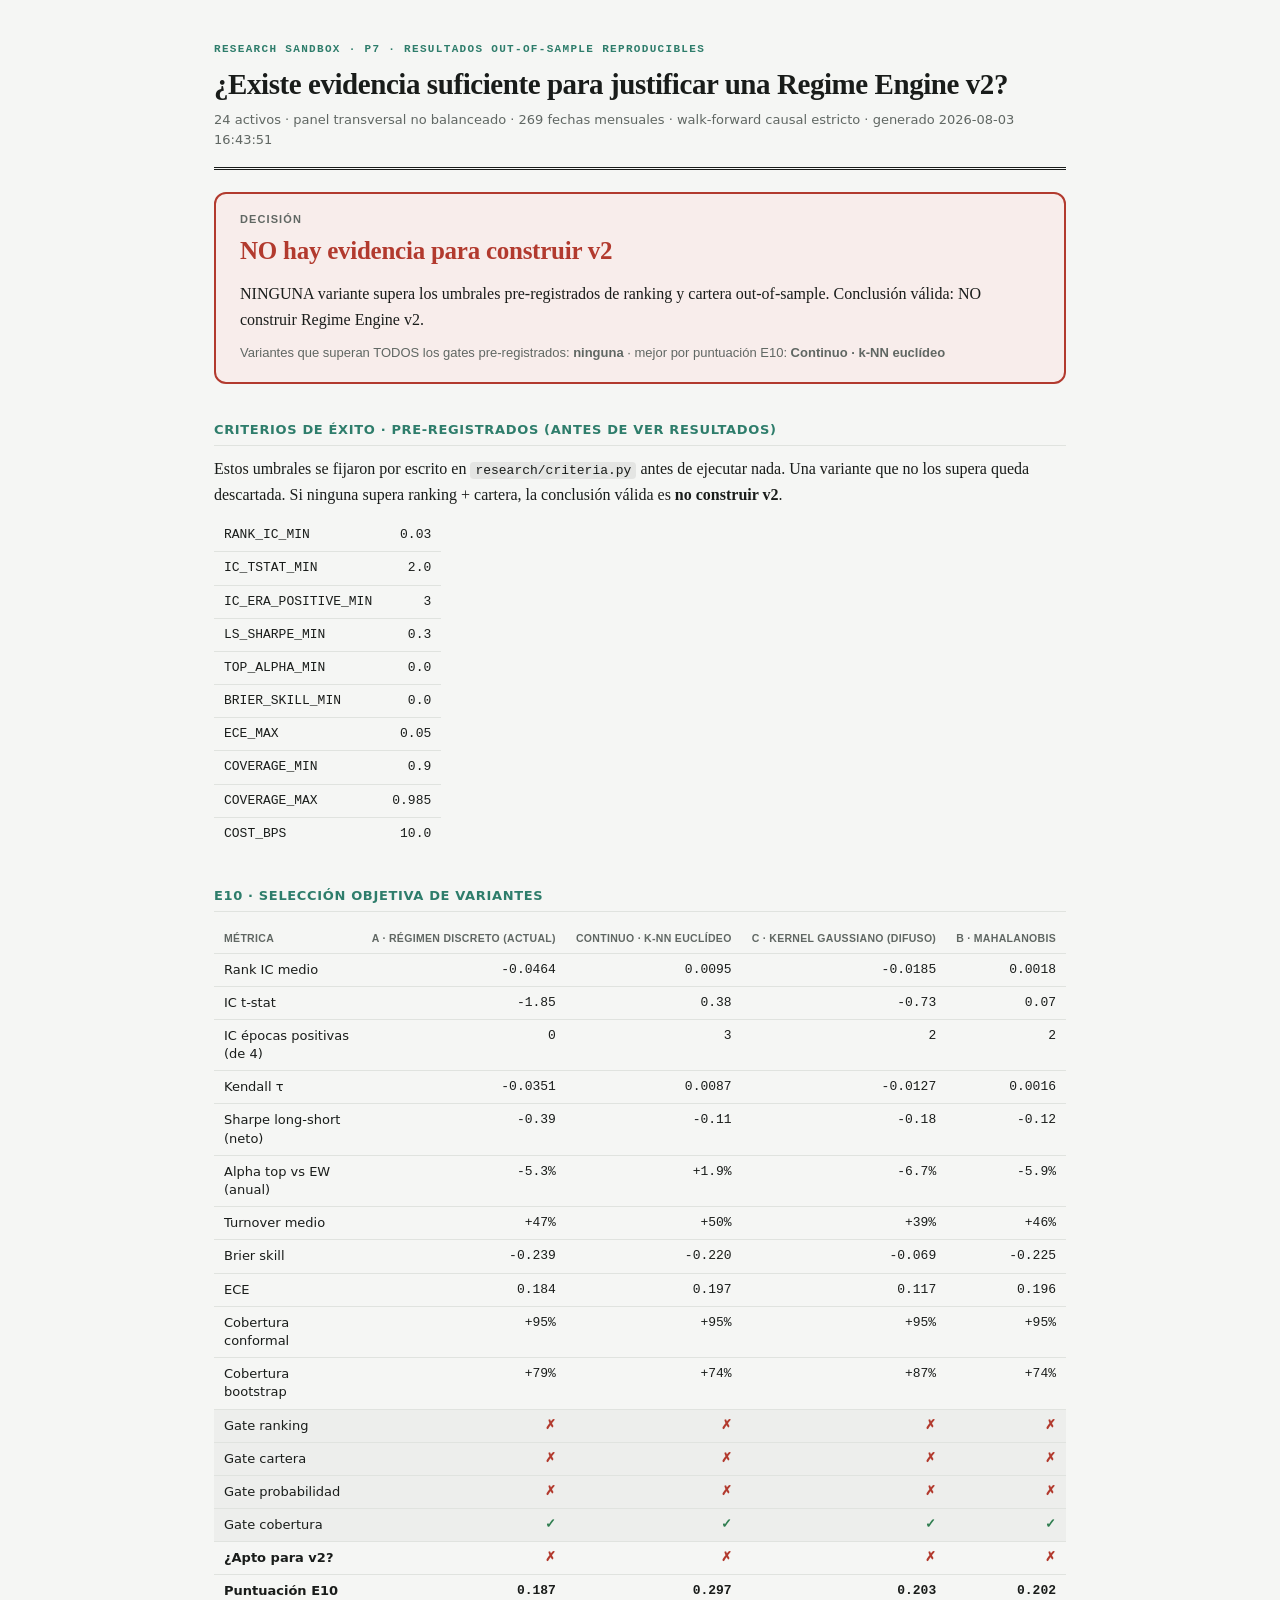
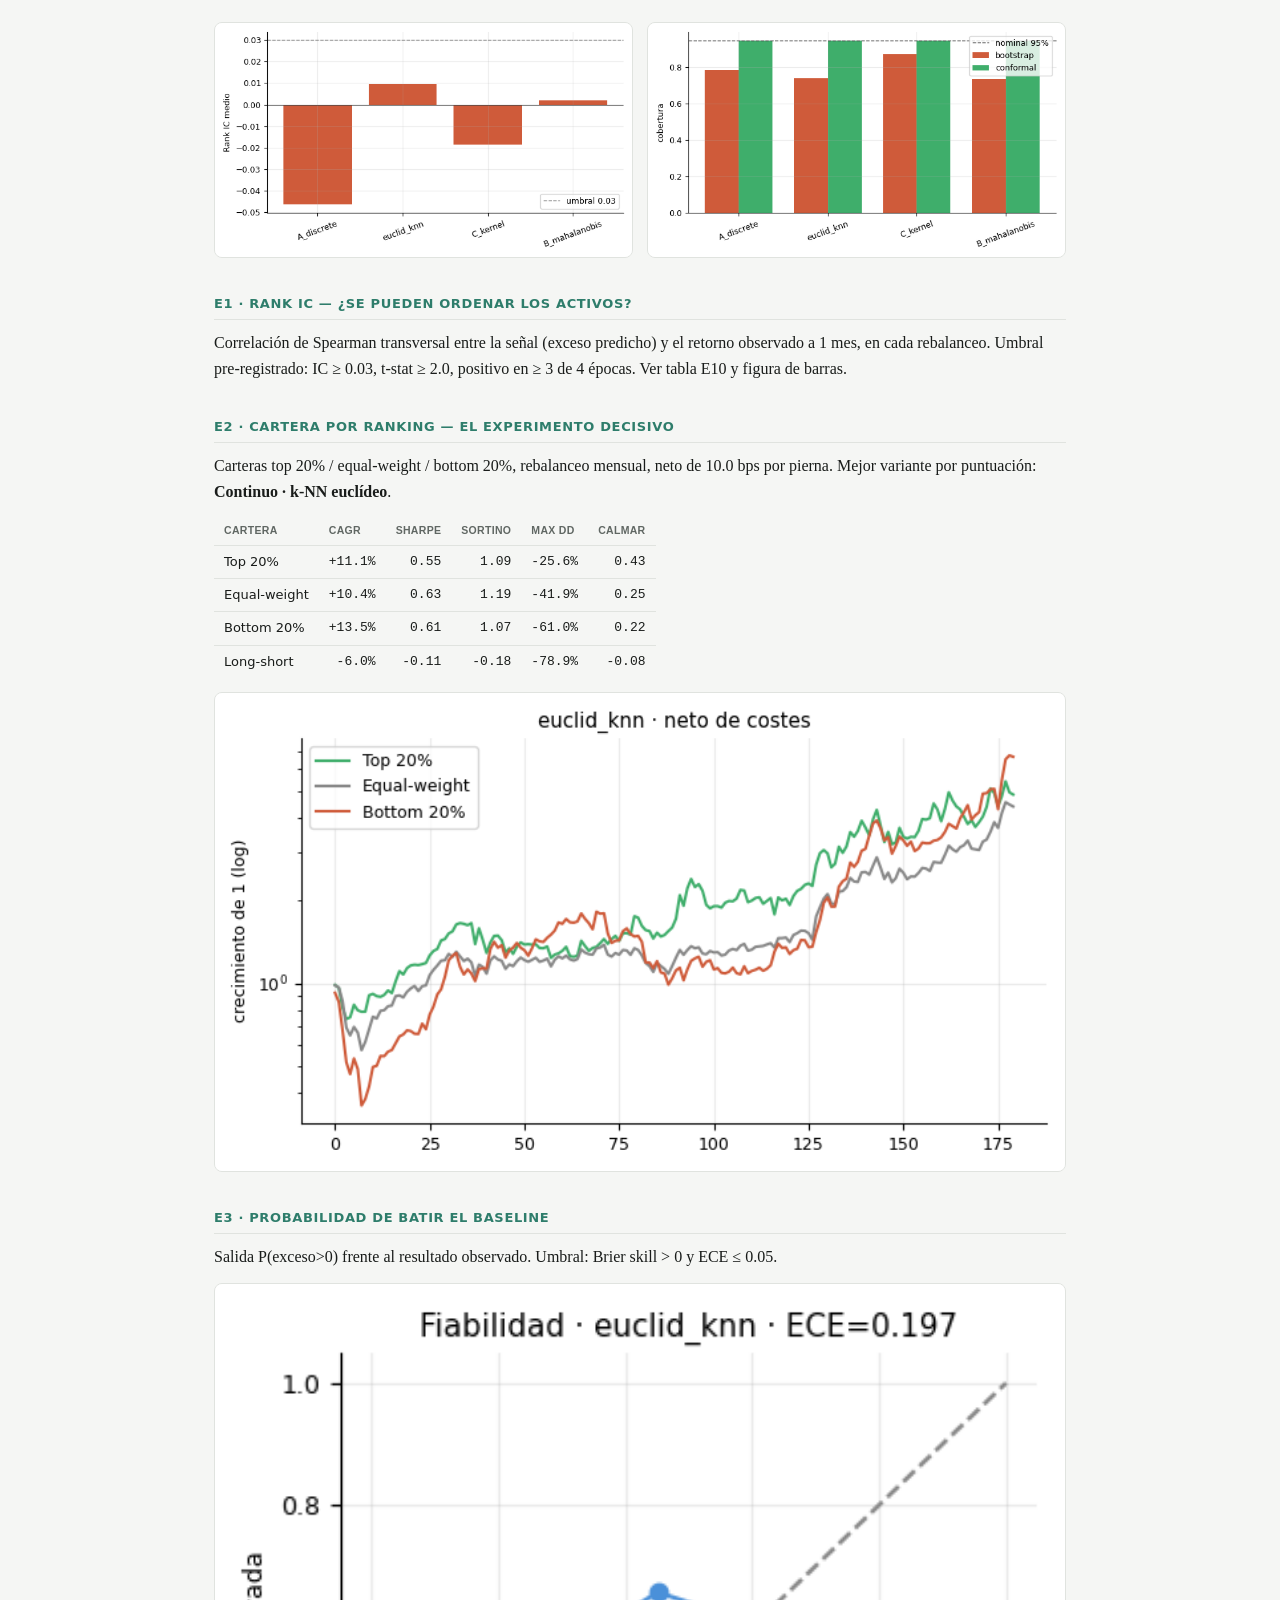
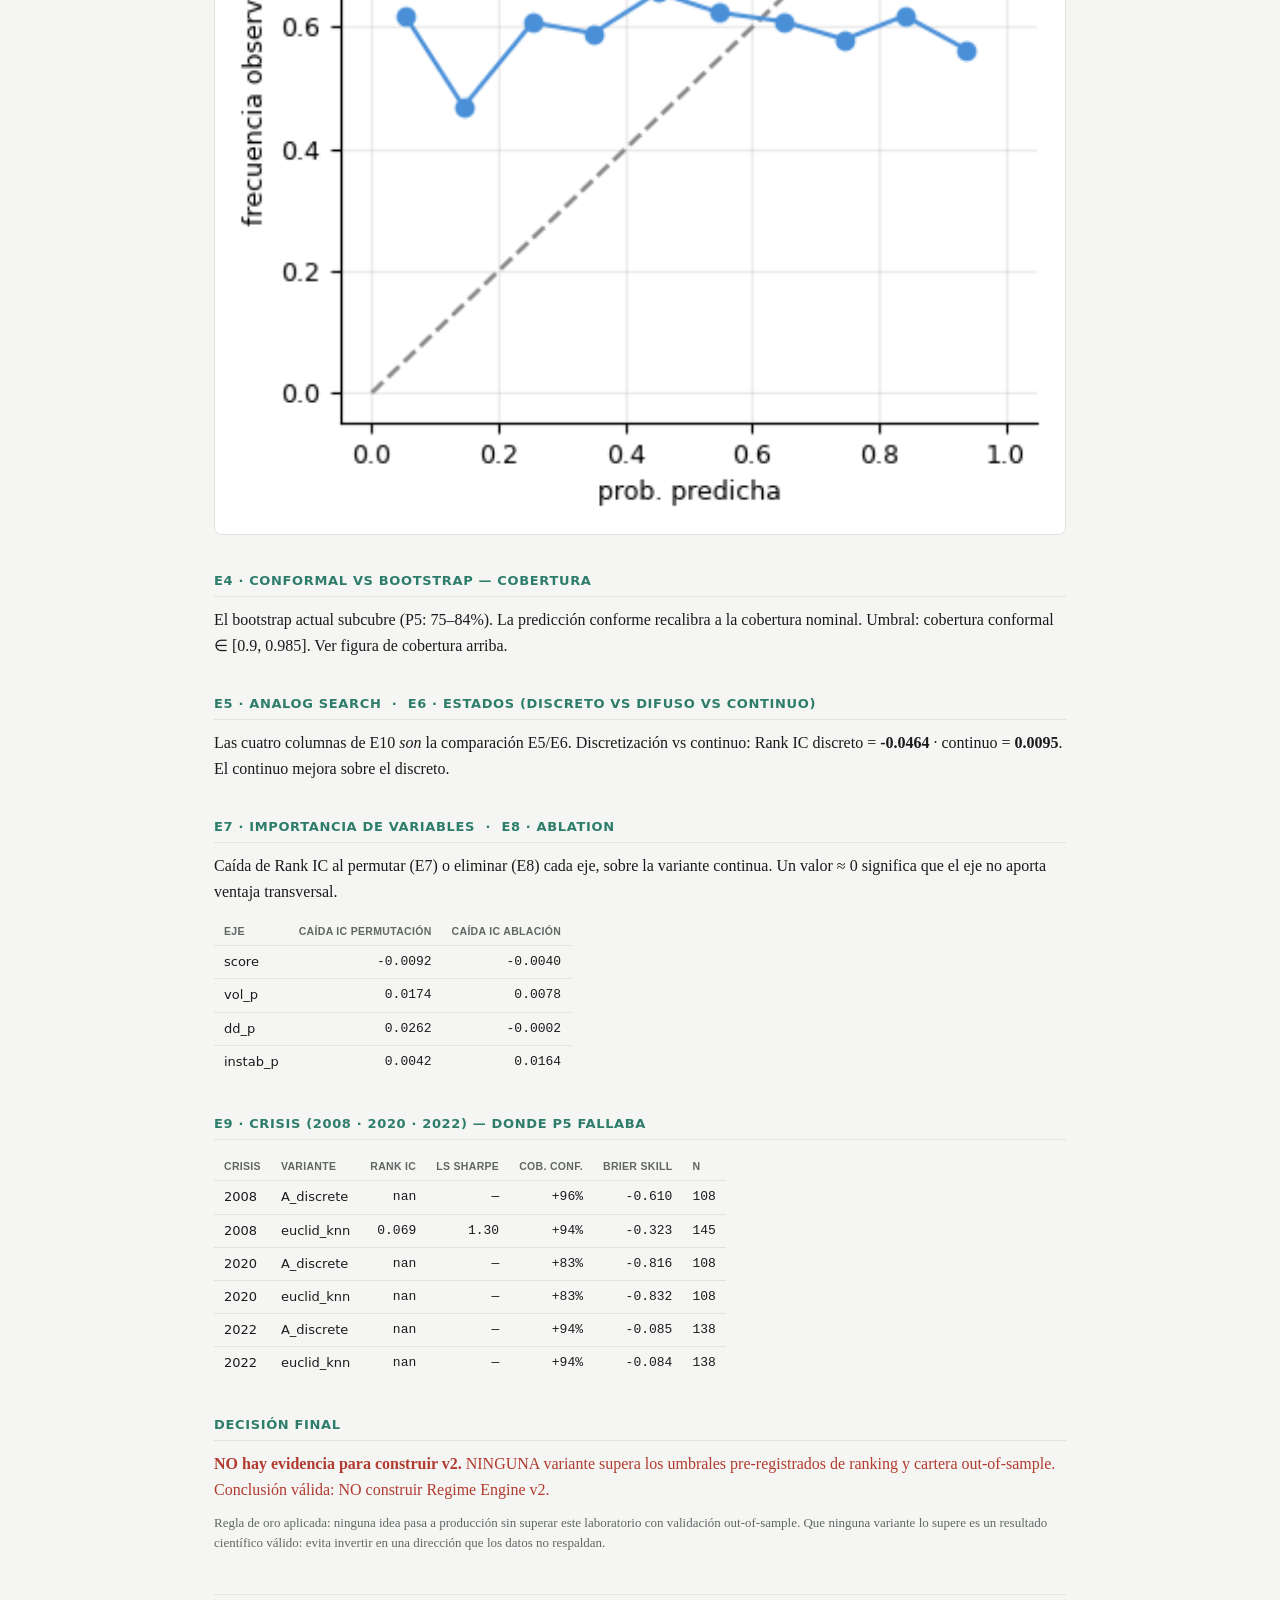
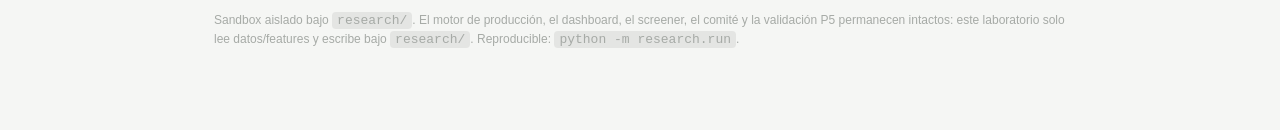
<file: research/report.html>
<!doctype html><html lang="es"><head><meta charset="utf-8">
<meta name="viewport" content="width=device-width, initial-scale=1">
<title>Regime v2 — decisión experimental</title><style>
:root{--bg:#f5f6f4;--pn:#fffffe;--tx:#191c1a;--mut:#606763;--fa:#a6aaa6;--bd:#e0e3df;--ac:#2e7d6b;--yes:#2e7d4f;--no:#b23a2e;}
@media(prefers-color-scheme:dark){:root{--bg:#101311;--pn:#171a18;--tx:#e8ebe7;--mut:#969c97;--fa:#5a605b;--bd:#282d29;--ac:#54b39c;--yes:#5bb37e;--no:#d1704f;}}
:root[data-theme="dark"]{--bg:#101311;--pn:#171a18;--tx:#e8ebe7;--mut:#969c97;--fa:#5a605b;--bd:#282d29;--ac:#54b39c;--yes:#5bb37e;--no:#d1704f;}
:root[data-theme="light"]{--bg:#f5f6f4;--pn:#fffffe;--tx:#191c1a;--mut:#606763;--fa:#a6aaa6;--bd:#e0e3df;--ac:#2e7d6b;--yes:#2e7d4f;--no:#b23a2e;}
*{box-sizing:border-box}body{margin:0;background:var(--bg);color:var(--tx);font:16px/1.6 Georgia,serif;}
article{max-width:900px;margin:0 auto;padding:44px 24px 80px;}
.eyebrow{font:600 11px/1 ui-monospace,monospace;letter-spacing:.12em;text-transform:uppercase;color:var(--ac);}
h1{font-size:29px;line-height:1.22;margin:12px 0 8px;letter-spacing:-.015em;text-wrap:balance;}
.byline{font:13px/1.5 ui-sans-serif,system-ui,sans-serif;color:var(--mut);}
.hd{border-bottom:3px double var(--tx);padding-bottom:18px;}
h2{font:600 13px/1.3 ui-sans-serif,system-ui,sans-serif;letter-spacing:.05em;text-transform:uppercase;color:var(--ac);margin:38px 0 8px;padding-bottom:6px;border-bottom:1px solid var(--bd);}
p{margin:10px 0;}code{font:13px ui-monospace,monospace;background:color-mix(in srgb,var(--tx) 8%,transparent);padding:1px 5px;border-radius:4px;}
.verdict{border-radius:12px;padding:20px 24px;margin:22px 0;border:2px solid;}
.verdict.yes{border-color:var(--yes);background:color-mix(in srgb,var(--yes) 10%,var(--pn));}
.verdict.no{border-color:var(--no);background:color-mix(in srgb,var(--no) 9%,var(--pn));}
.vk{font:600 11px/1 ui-sans-serif,sans-serif;letter-spacing:.1em;text-transform:uppercase;color:var(--mut);}
.vt{font-size:25px;font-weight:700;margin:6px 0 8px;letter-spacing:-.01em;}
.verdict.yes .vt{color:var(--yes);}.verdict.no .vt{color:var(--no);}
.vmeta{font:13px/1.5 ui-sans-serif,sans-serif;color:var(--mut);margin-top:8px;}
table{width:100%;border-collapse:collapse;margin:12px 0;font:13px/1.4 ui-sans-serif,system-ui,sans-serif;display:block;overflow-x:auto;}
table.data th,table.mini th{font:600 10.5px/1.2 ui-sans-serif,sans-serif;text-transform:uppercase;letter-spacing:.03em;color:var(--mut);text-align:left;padding:8px 10px;border-bottom:1.5px solid var(--bd);white-space:nowrap;vertical-align:bottom;}
td{padding:7px 10px;border-bottom:1px solid var(--bd);vertical-align:top;}
td.n,th.n{text-align:right;font-family:ui-monospace,monospace;font-variant-numeric:tabular-nums;}
tr:last-child td{border-bottom:none;}
.mini{max-width:420px;}.mini td{font-family:ui-monospace,monospace;}
.gaterow td{background:color-mix(in srgb,var(--tx) 3%,transparent);}
.scorerow td{border-top:1.5px solid var(--bd);}
.pass{color:var(--yes);font-weight:700;}.fail{color:var(--no);font-weight:700;}
.fig{display:flex;flex-wrap:wrap;gap:14px;margin:14px 0;}
.fig img{max-width:100%;flex:1;min-width:280px;border:1px solid var(--bd);border-radius:8px;background:var(--pn);}
.mut{color:var(--mut);}.small{font-size:13px;}
.okc{color:var(--yes);}.noc{color:var(--no);}
.pf{margin-top:40px;padding-top:16px;border-top:1px solid var(--bd);font:12px/1.6 ui-sans-serif,sans-serif;color:var(--fa);}
</style></head><body><article>
<header class="hd">
  <div class="eyebrow">RESEARCH SANDBOX · P7 · resultados out-of-sample reproducibles</div>
  <h1>¿Existe evidencia suficiente para justificar una Regime Engine v2?</h1>
  <div class="byline">24 activos · panel transversal no balanceado · 269 fechas mensuales ·
    walk-forward causal estricto · generado 2026-08-03 16:43:51</div>
</header>

<section class="verdict no">
  <div class="vk">Decisión</div>
  <div class="vt">NO hay evidencia para construir v2</div>
  <p>NINGUNA variante supera los umbrales pre-registrados de ranking y cartera out-of-sample. Conclusión válida: NO construir Regime Engine v2.</p>
  <div class="vmeta">Variantes que superan TODOS los gates pre-registrados:
    <b>ninguna</b> ·
    mejor por puntuación E10: <b>Continuo · k-NN euclídeo</b></div>
</section>

<section><h2>Criterios de éxito · pre-registrados (antes de ver resultados)</h2>
<p>Estos umbrales se fijaron por escrito en <code>research/criteria.py</code> antes de ejecutar nada. Una
variante que no los supera queda descartada. Si ninguna supera ranking + cartera, la conclusión válida es
<b>no construir v2</b>.</p>
<table class="mini"><tbody><tr><td>RANK_IC_MIN</td><td class='n'>0.03</td></tr><tr><td>IC_TSTAT_MIN</td><td class='n'>2.0</td></tr><tr><td>IC_ERA_POSITIVE_MIN</td><td class='n'>3</td></tr><tr><td>LS_SHARPE_MIN</td><td class='n'>0.3</td></tr><tr><td>TOP_ALPHA_MIN</td><td class='n'>0.0</td></tr><tr><td>BRIER_SKILL_MIN</td><td class='n'>0.0</td></tr><tr><td>ECE_MAX</td><td class='n'>0.05</td></tr><tr><td>COVERAGE_MIN</td><td class='n'>0.9</td></tr><tr><td>COVERAGE_MAX</td><td class='n'>0.985</td></tr><tr><td>COST_BPS</td><td class='n'>10.0</td></tr></tbody></table></section>

<section><h2>E10 · Selección objetiva de variantes</h2>
<table class="data"><thead><tr><th>Métrica</th><th>A · régimen discreto (actual)</th><th>Continuo · k-NN euclídeo</th><th>C · kernel gaussiano (difuso)</th><th>B · Mahalanobis</th></tr></thead><tbody><tr><td>Rank IC medio</td><td class='n'>-0.0464</td><td class='n'>0.0095</td><td class='n'>-0.0185</td><td class='n'>0.0018</td></tr><tr><td>IC t-stat</td><td class='n'>-1.85</td><td class='n'>0.38</td><td class='n'>-0.73</td><td class='n'>0.07</td></tr><tr><td>IC épocas positivas (de 4)</td><td class='n'>0</td><td class='n'>3</td><td class='n'>2</td><td class='n'>2</td></tr><tr><td>Kendall τ</td><td class='n'>-0.0351</td><td class='n'>0.0087</td><td class='n'>-0.0127</td><td class='n'>0.0016</td></tr><tr><td>Sharpe long-short (neto)</td><td class='n'>-0.39</td><td class='n'>-0.11</td><td class='n'>-0.18</td><td class='n'>-0.12</td></tr><tr><td>Alpha top vs EW (anual)</td><td class='n'>-5.3%</td><td class='n'>+1.9%</td><td class='n'>-6.7%</td><td class='n'>-5.9%</td></tr><tr><td>Turnover medio</td><td class='n'>+47%</td><td class='n'>+50%</td><td class='n'>+39%</td><td class='n'>+46%</td></tr><tr><td>Brier skill</td><td class='n'>-0.239</td><td class='n'>-0.220</td><td class='n'>-0.069</td><td class='n'>-0.225</td></tr><tr><td>ECE</td><td class='n'>0.184</td><td class='n'>0.197</td><td class='n'>0.117</td><td class='n'>0.196</td></tr><tr><td>Cobertura conformal</td><td class='n'>+95%</td><td class='n'>+95%</td><td class='n'>+95%</td><td class='n'>+95%</td></tr><tr><td>Cobertura bootstrap</td><td class='n'>+79%</td><td class='n'>+74%</td><td class='n'>+87%</td><td class='n'>+74%</td></tr><tr class='gaterow'><td>Gate ranking</td><td class='n'><span class="fail">✗</span></td><td class='n'><span class="fail">✗</span></td><td class='n'><span class="fail">✗</span></td><td class='n'><span class="fail">✗</span></td></tr><tr class='gaterow'><td>Gate cartera</td><td class='n'><span class="fail">✗</span></td><td class='n'><span class="fail">✗</span></td><td class='n'><span class="fail">✗</span></td><td class='n'><span class="fail">✗</span></td></tr><tr class='gaterow'><td>Gate probabilidad</td><td class='n'><span class="fail">✗</span></td><td class='n'><span class="fail">✗</span></td><td class='n'><span class="fail">✗</span></td><td class='n'><span class="fail">✗</span></td></tr><tr class='gaterow'><td>Gate cobertura</td><td class='n'><span class="pass">✓</span></td><td class='n'><span class="pass">✓</span></td><td class='n'><span class="pass">✓</span></td><td class='n'><span class="pass">✓</span></td></tr><tr class='scorerow'><td><b>¿Apto para v2?</b></td><td class='n'><span class="fail">✗</span></td><td class='n'><span class="fail">✗</span></td><td class='n'><span class="fail">✗</span></td><td class='n'><span class="fail">✗</span></td></tr><tr class='scorerow'><td><b>Puntuación E10</b></td><td class='n'><b>0.187</b></td><td class='n'><b>0.297</b></td><td class='n'><b>0.203</b></td><td class='n'><b>0.202</b></td></tr></tbody></table>
<div class="fig"><img alt="e1_rank_ic.png" src="[data-uri]"><img alt="e4_coverage.png" src="[data-uri]"></div></section>

<section><h2>E1 · Rank IC — ¿se pueden ordenar los activos?</h2>
<p>Correlación de Spearman transversal entre la señal (exceso predicho) y el retorno observado a 1 mes, en cada
rebalanceo. Umbral pre-registrado: IC ≥ 0.03, t-stat ≥ 2.0, positivo en ≥
3 de 4 épocas. Ver tabla E10 y figura de barras.</p></section>

<section><h2>E2 · Cartera por ranking — el experimento decisivo</h2>
<p>Carteras top 20% / equal-weight / bottom 20%, rebalanceo mensual, neto de 10.0 bps por pierna.
Mejor variante por puntuación: <b>Continuo · k-NN euclídeo</b>.</p>
<table class="data"><thead><tr><th>Cartera</th><th class="n">CAGR</th><th class="n">Sharpe</th><th class="n">Sortino</th><th class="n">Max DD</th><th class="n">Calmar</th></tr></thead><tbody><tr><td>Top 20%</td><td class='n'>+11.1%</td><td class='n'>0.55</td><td class='n'>1.09</td><td class='n'>-25.6%</td><td class='n'>0.43</td></tr><tr><td>Equal-weight</td><td class='n'>+10.4%</td><td class='n'>0.63</td><td class='n'>1.19</td><td class='n'>-41.9%</td><td class='n'>0.25</td></tr><tr><td>Bottom 20%</td><td class='n'>+13.5%</td><td class='n'>0.61</td><td class='n'>1.07</td><td class='n'>-61.0%</td><td class='n'>0.22</td></tr><tr><td>Long-short</td><td class='n'>-6.0%</td><td class='n'>-0.11</td><td class='n'>-0.18</td><td class='n'>-78.9%</td><td class='n'>-0.08</td></tr></tbody></table>
<div class="fig"><img alt="e2_equity.png" src="[data-uri]"></div></section>

<section><h2>E3 · Probabilidad de batir el baseline</h2>
<p>Salida P(exceso&gt;0) frente al resultado observado. Umbral: Brier skill &gt; 0 y ECE ≤ 0.05.</p>
<div class="fig"><img alt="e3_reliability.png" src="[data-uri]"></div></section>

<section><h2>E4 · Conformal vs bootstrap — cobertura</h2>
<p>El bootstrap actual subcubre (P5: 75–84%). La predicción conforme recalibra a la cobertura nominal. Umbral:
cobertura conformal ∈ [0.9, 0.985]. Ver figura de cobertura arriba.</p></section>

<section><h2>E5 · Analog search &nbsp;·&nbsp; E6 · Estados (discreto vs difuso vs continuo)</h2>
<p>Las cuatro columnas de E10 <em>son</em> la comparación E5/E6. Discretización vs continuo:
Rank IC discreto = <b>-0.0464</b> · continuo = <b>0.0095</b>.
El continuo mejora sobre el discreto.</p></section>

<section><h2>E7 · Importancia de variables &nbsp;·&nbsp; E8 · Ablation</h2>
<p>Caída de Rank IC al permutar (E7) o eliminar (E8) cada eje, sobre la variante continua. Un valor ≈ 0 significa
que el eje no aporta ventaja transversal.</p>
<table class="data"><thead><tr><th>Eje</th><th class="n">Caída IC permutación</th><th class="n">Caída IC ablación</th></tr></thead><tbody><tr><td>score</td><td class='n'>-0.0092</td><td class='n'>-0.0040</td></tr><tr><td>vol_p</td><td class='n'>0.0174</td><td class='n'>0.0078</td></tr><tr><td>dd_p</td><td class='n'>0.0262</td><td class='n'>-0.0002</td></tr><tr><td>instab_p</td><td class='n'>0.0042</td><td class='n'>0.0164</td></tr></tbody></table></section>

<section><h2>E9 · Crisis (2008 · 2020 · 2022) — donde P5 fallaba</h2>
<table class="data"><thead><tr><th>Crisis</th><th>Variante</th><th class="n">Rank IC</th><th class="n">LS Sharpe</th><th class="n">Cob. conf.</th><th class="n">Brier skill</th><th class="n">N</th></tr></thead><tbody><tr><td>2008</td><td>A_discrete</td><td class='n'>nan</td><td class='n'>—</td><td class='n'>+96%</td><td class='n'>-0.610</td><td class='n'>108</td></tr><tr><td>2008</td><td>euclid_knn</td><td class='n'>0.069</td><td class='n'>1.30</td><td class='n'>+94%</td><td class='n'>-0.323</td><td class='n'>145</td></tr><tr><td>2020</td><td>A_discrete</td><td class='n'>nan</td><td class='n'>—</td><td class='n'>+83%</td><td class='n'>-0.816</td><td class='n'>108</td></tr><tr><td>2020</td><td>euclid_knn</td><td class='n'>nan</td><td class='n'>—</td><td class='n'>+83%</td><td class='n'>-0.832</td><td class='n'>108</td></tr><tr><td>2022</td><td>A_discrete</td><td class='n'>nan</td><td class='n'>—</td><td class='n'>+94%</td><td class='n'>-0.085</td><td class='n'>138</td></tr><tr><td>2022</td><td>euclid_knn</td><td class='n'>nan</td><td class='n'>—</td><td class='n'>+94%</td><td class='n'>-0.084</td><td class='n'>138</td></tr></tbody></table></section>

<section><h2>Decisión final</h2>
<p class="noc"><b>NO hay evidencia para construir v2.</b> NINGUNA variante supera los umbrales pre-registrados de ranking y cartera out-of-sample. Conclusión válida: NO construir Regime Engine v2.</p>
<p class="mut small">Regla de oro aplicada: ninguna idea pasa a producción sin superar este laboratorio con
validación out-of-sample. Que ninguna variante lo supere es un resultado científico válido: evita invertir en una dirección que los datos no respaldan.</p></section>

<footer class="pf">Sandbox aislado bajo <code>research/</code>. El motor de producción, el dashboard, el screener,
el comité y la validación P5 permanecen intactos: este laboratorio solo lee datos/features y escribe bajo
<code>research/</code>. Reproducible: <code>python -m research.run</code>.</footer>
</article></body></html>
</file>
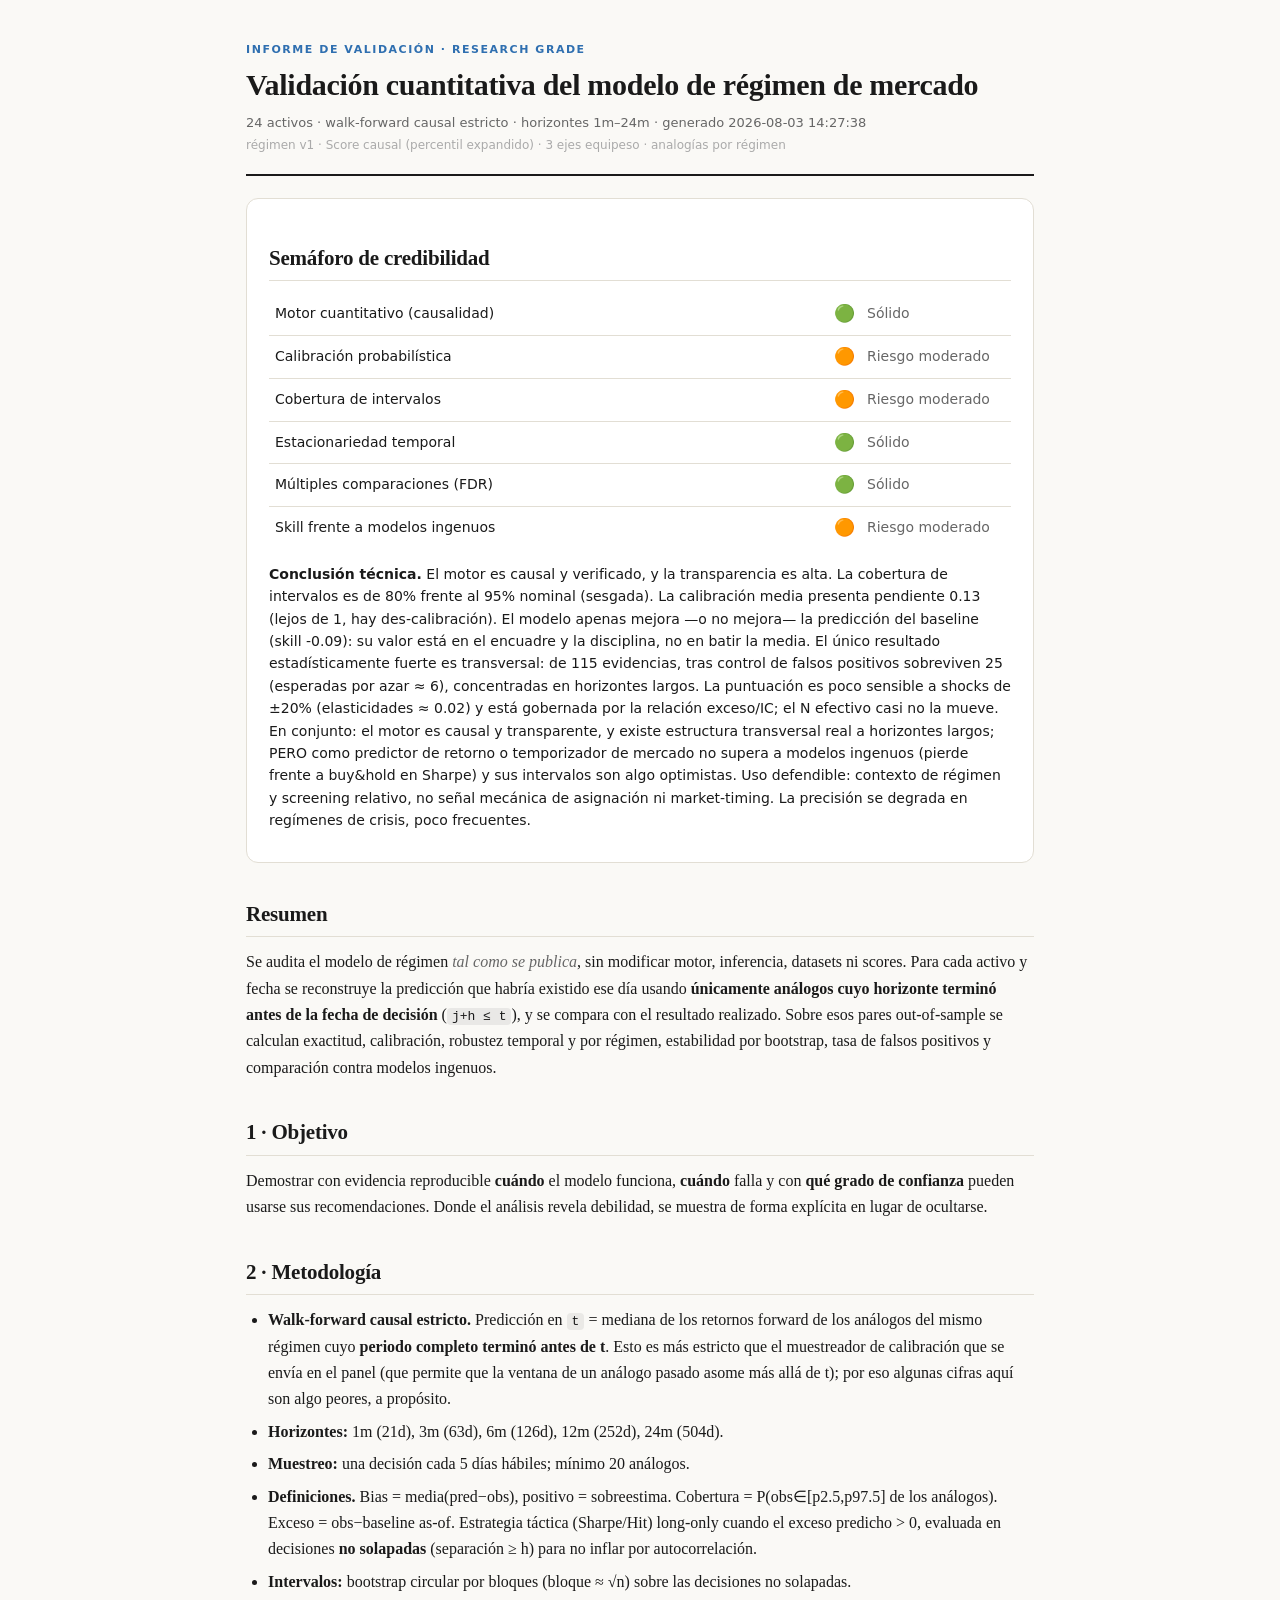
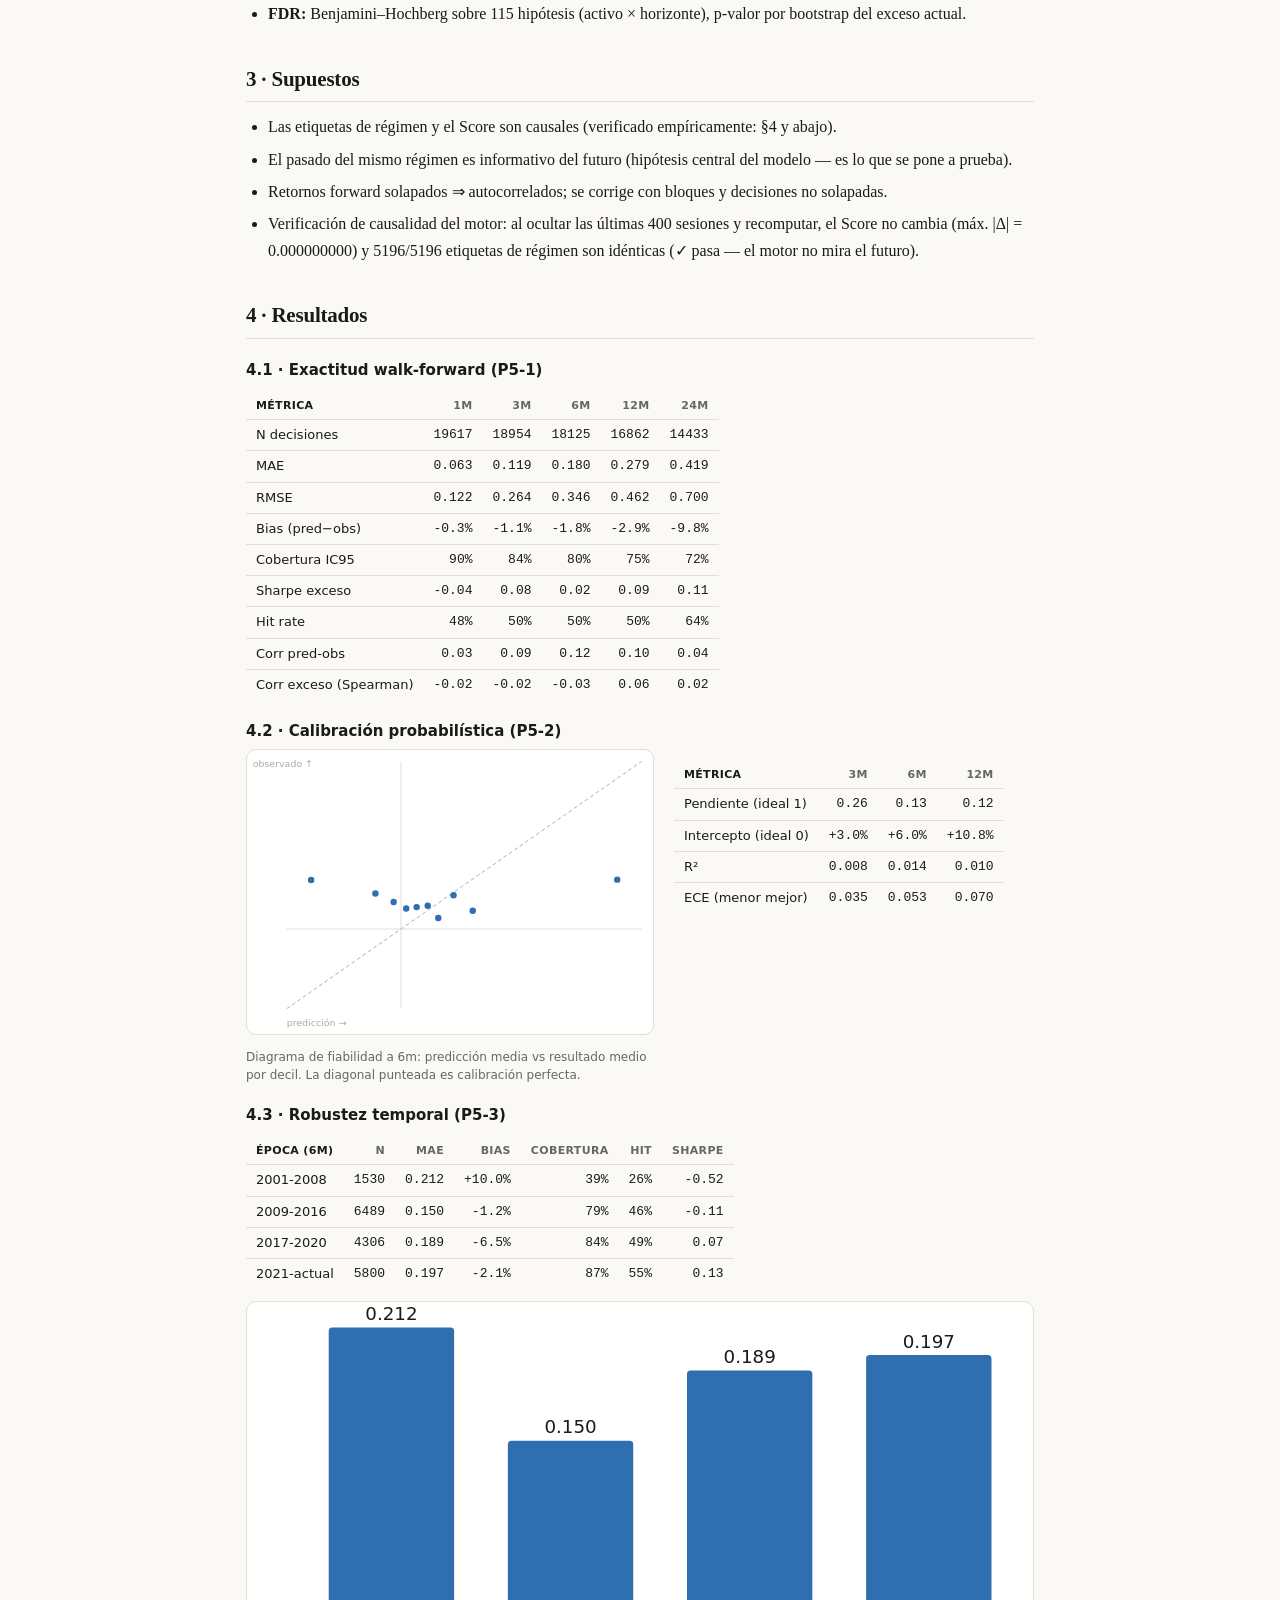
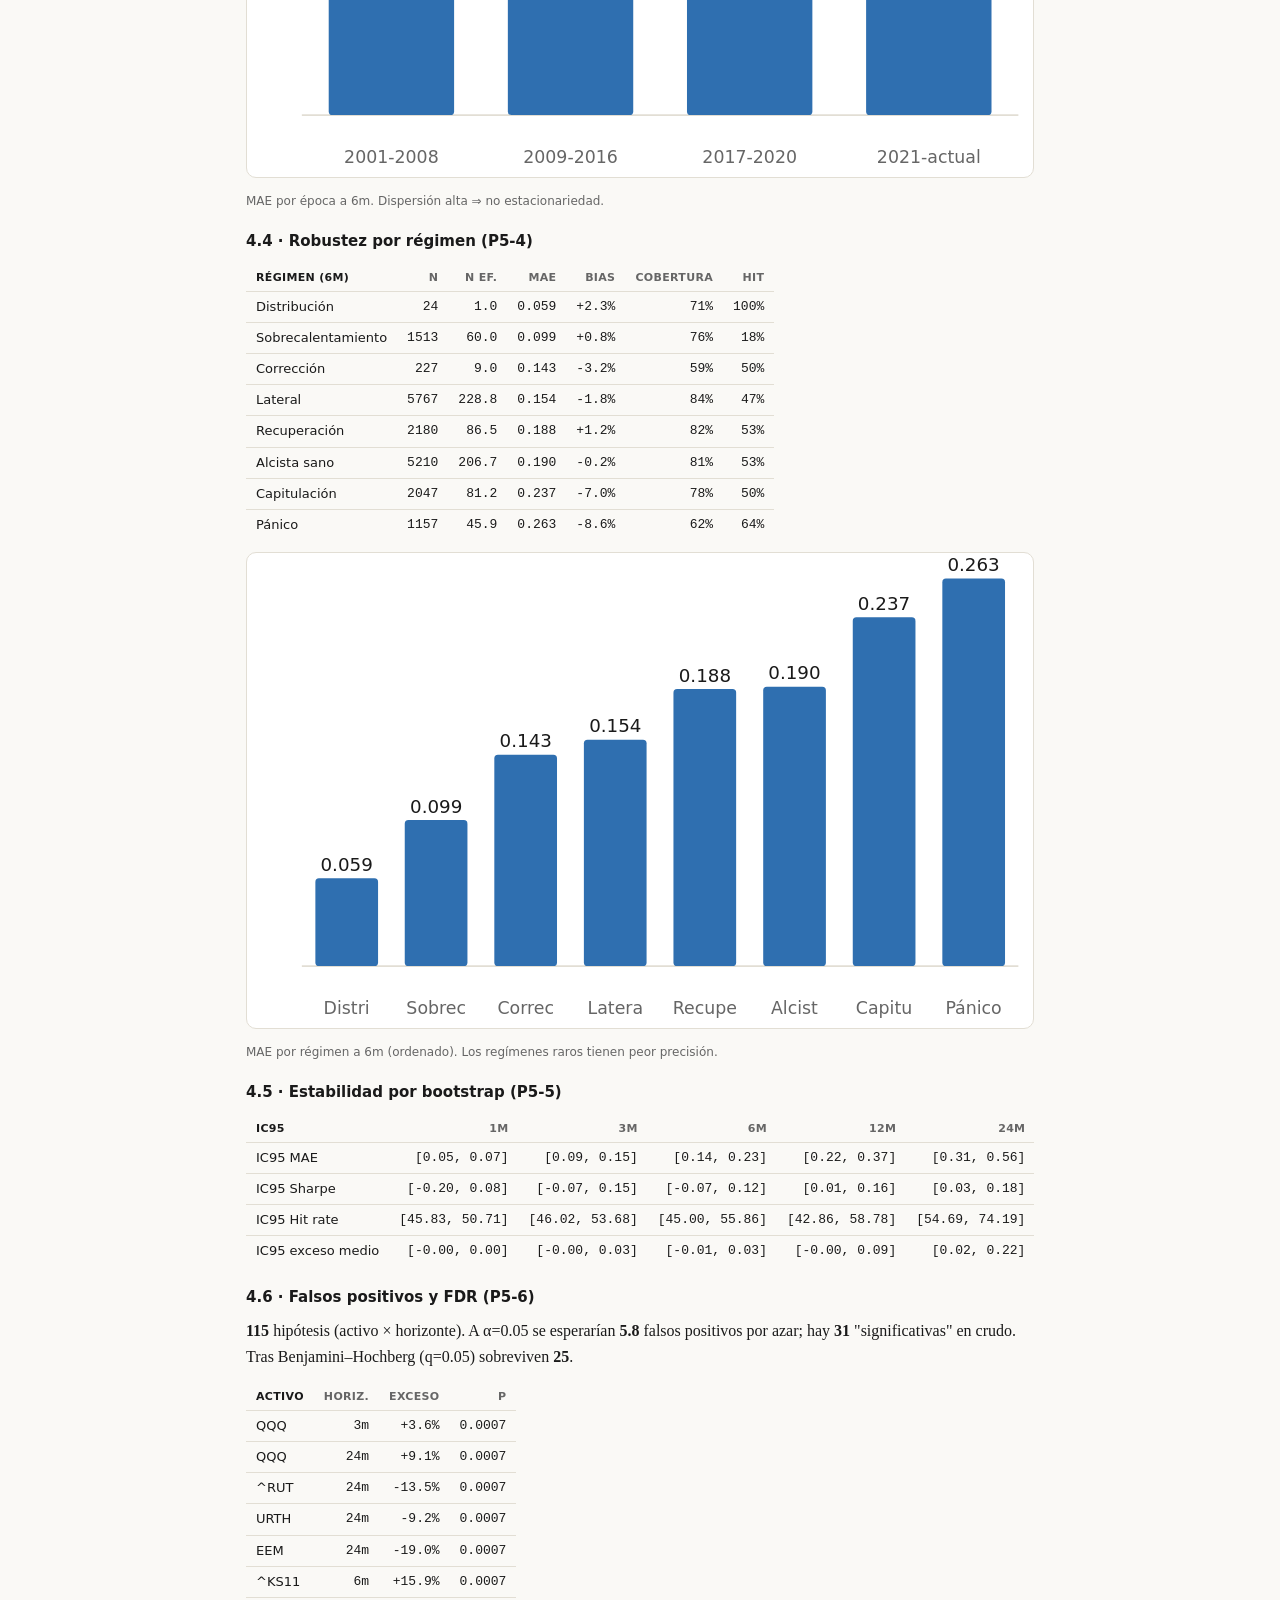
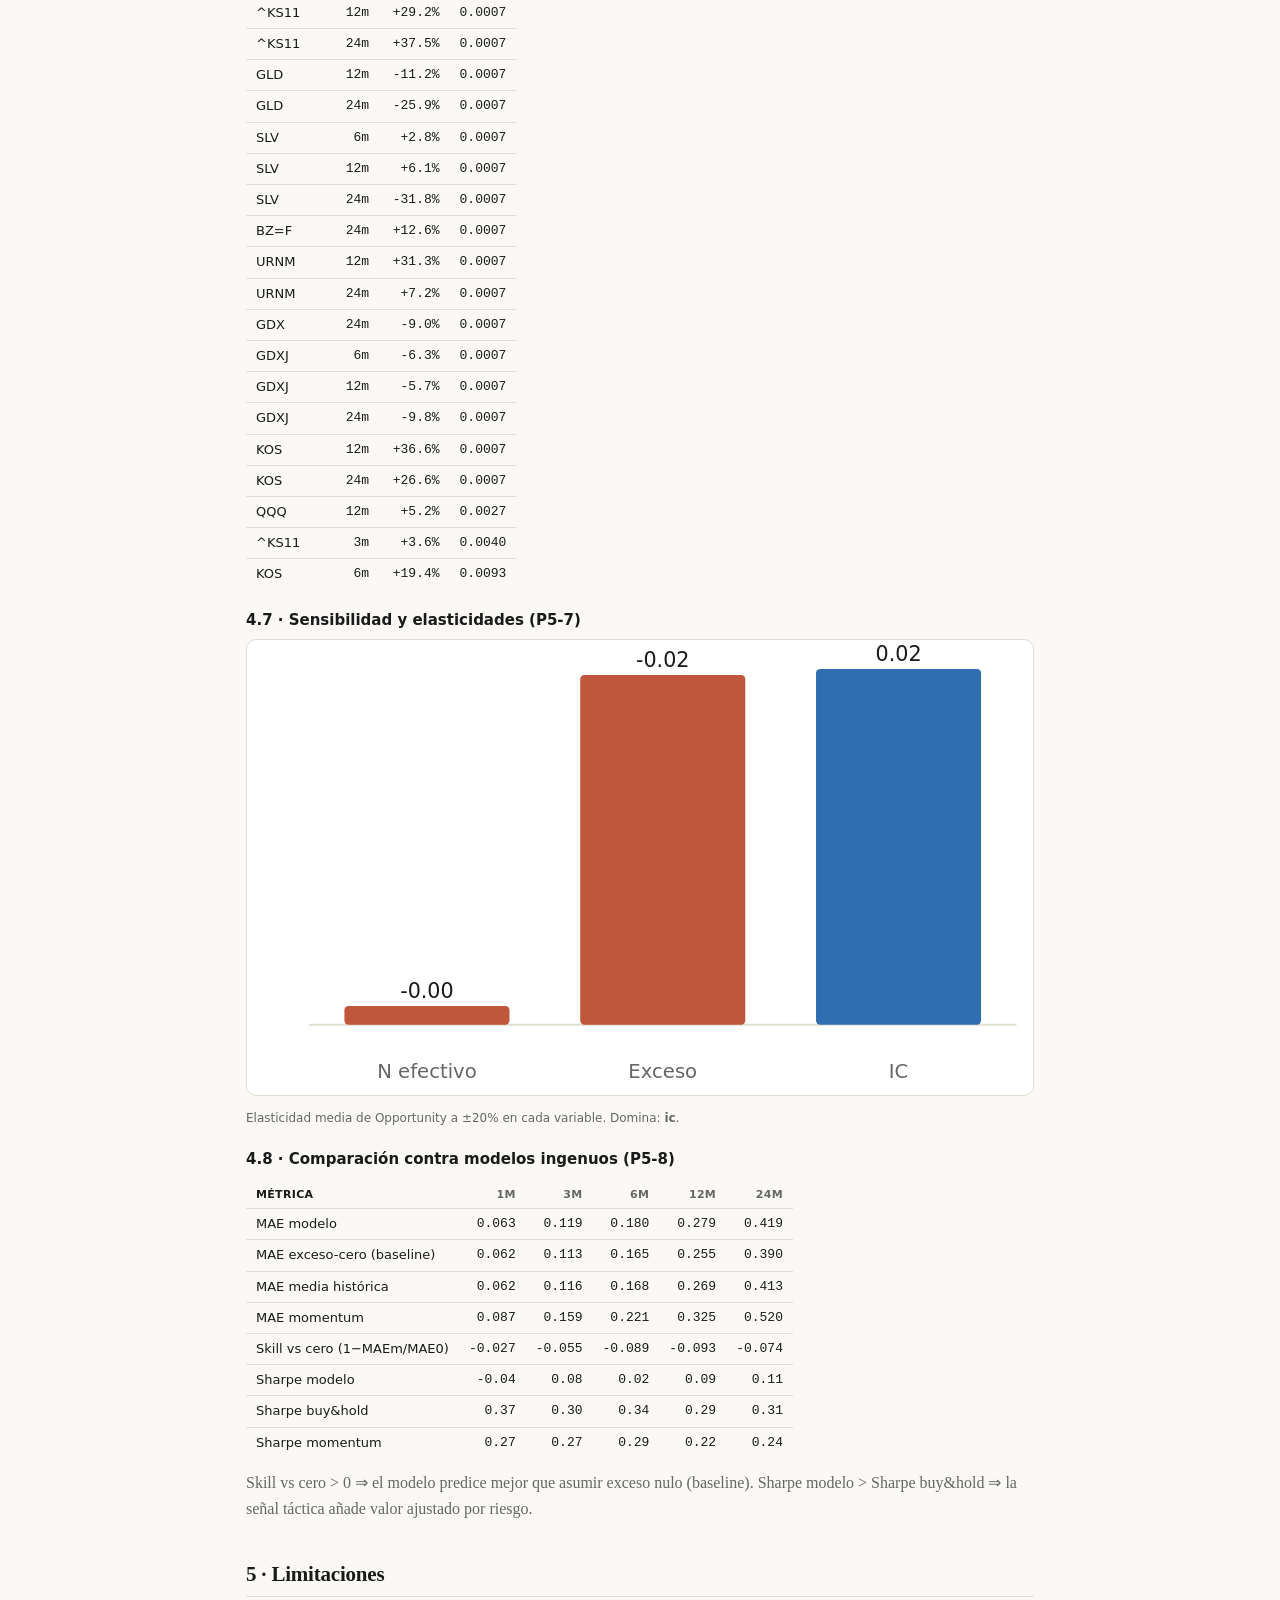
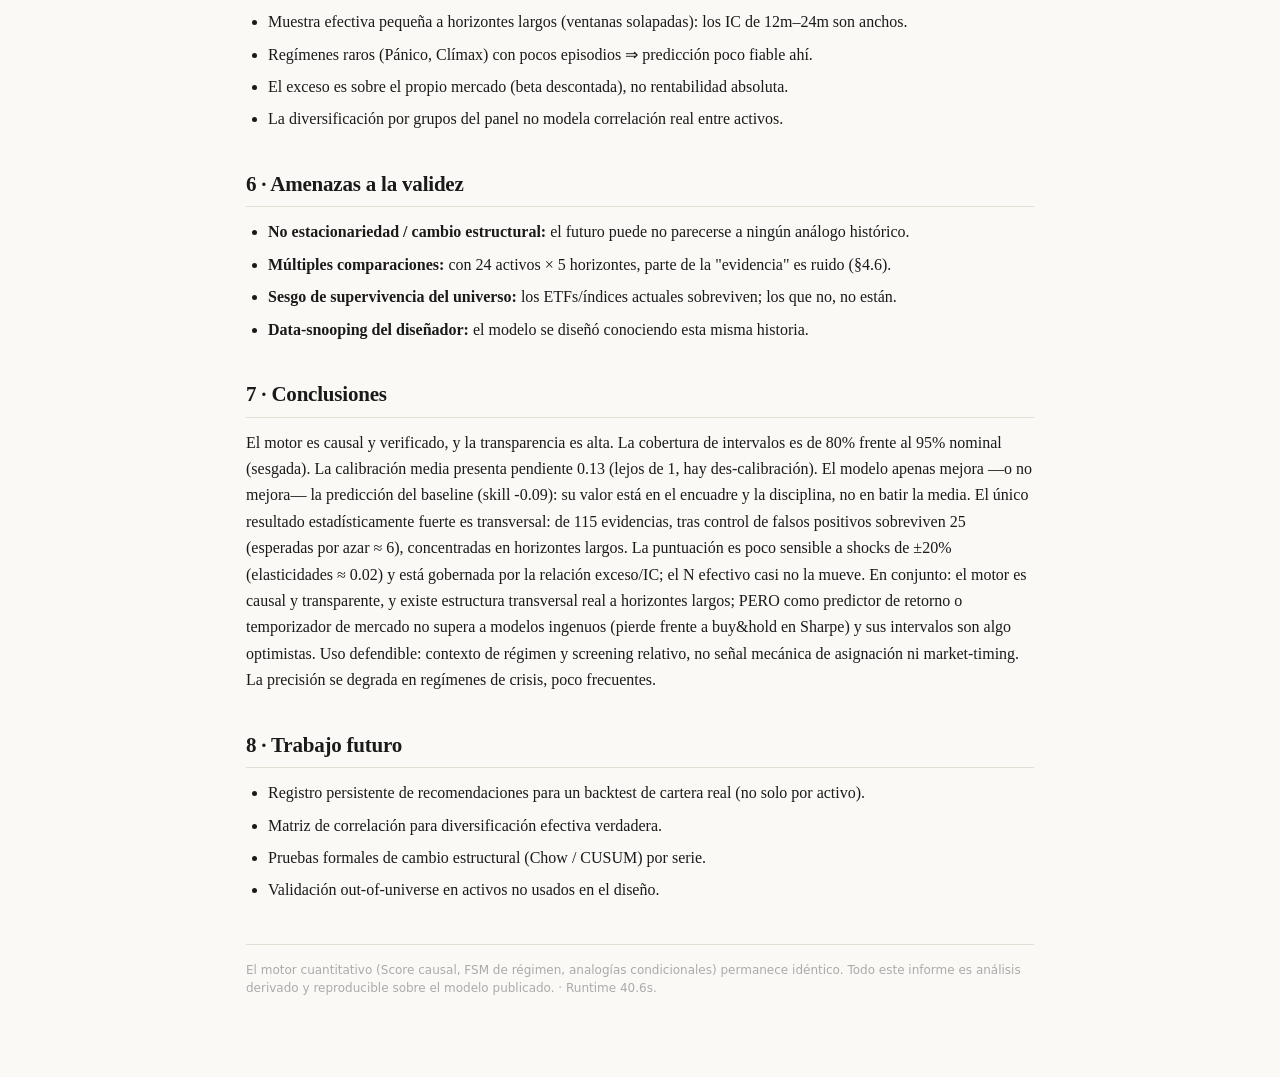
<file: validation/report.html>
<!doctype html><html lang="es"><head><meta charset="utf-8">
<meta name="viewport" content="width=device-width, initial-scale=1">
<title>Validación cuantitativa · modelo de régimen</title><style>
:root{--bg:#faf9f6;--pn:#fff;--tx:#1a1a1a;--mut:#666;--fa:#aaa;--bd:#e2ded4;--ac:#2f6fb0;--ng:#c0563a;}
@media(prefers-color-scheme:dark){:root{--bg:#12141a;--pn:#171a21;--tx:#e7e9ee;--mut:#9aa0ad;--fa:#5a606c;--bd:#2a303b;--ac:#5b9bd8;--ng:#d1704f;}}
*{box-sizing:border-box}html{-webkit-text-size-adjust:100%}
body{margin:0;background:var(--bg);color:var(--tx);font:16px/1.65 Georgia,"Times New Roman",serif;}
article{max-width:840px;margin:0 auto;padding:44px 26px 80px;}
.eyebrow{font:600 11px/1 ui-sans-serif,system-ui,sans-serif;letter-spacing:.14em;text-transform:uppercase;color:var(--ac);margin-bottom:12px;}
h1{font-size:30px;line-height:1.2;margin:0 0 10px;letter-spacing:-.01em;text-wrap:balance;}
.byline,.modelv{font:13px/1.5 ui-sans-serif,system-ui,sans-serif;color:var(--mut);}
.modelv{margin-top:3px;color:var(--fa);font-size:12px;}
.ph{border-bottom:2px solid var(--tx);padding-bottom:20px;margin-bottom:8px;}
h2{font-size:21px;margin:34px 0 12px;padding-bottom:5px;border-bottom:1px solid var(--bd);letter-spacing:-.01em;}
h3{font:600 15px/1.3 ui-sans-serif,system-ui,sans-serif;margin:22px 0 8px;color:var(--tx);}
p{margin:10px 0;}ul{margin:10px 0;padding-left:22px;}li{margin:6px 0;}
code{font:13px ui-monospace,Menlo,monospace;background:color-mix(in srgb,var(--tx) 7%,transparent);padding:1px 5px;border-radius:4px;}
em{color:var(--mut);}
.semaforo{background:var(--pn);border:1px solid var(--bd);border-radius:12px;padding:8px 22px 20px;margin:22px 0;}
table.sem{width:100%;border-collapse:collapse;font:14px/1.4 ui-sans-serif,system-ui,sans-serif;}
table.sem td{padding:9px 6px;border-bottom:1px solid var(--bd);}
table.sem tr:last-child td{border-bottom:none;}
table.sem td.dot{width:34px;font-size:17px;text-align:center;}
table.sem td:last-child{color:var(--mut);width:150px;}
.conc{font:14px/1.6 ui-sans-serif,system-ui,sans-serif;margin-top:14px;color:var(--tx);}
table.data{width:100%;border-collapse:collapse;font:13px/1.4 ui-monospace,Menlo,monospace;margin:12px 0;overflow-x:auto;display:block;}
table.data thead th{font:600 11px/1 ui-sans-serif,system-ui,sans-serif;text-transform:uppercase;letter-spacing:.03em;color:var(--mut);text-align:right;padding:8px 10px;border-bottom:1.5px solid var(--bd);white-space:nowrap;}
table.data th:first-child,table.data td:first-child{text-align:left;font-family:ui-sans-serif,system-ui,sans-serif;color:var(--tx);}
table.data td{text-align:right;padding:6px 10px;border-bottom:1px solid var(--bd);white-space:nowrap;font-variant-numeric:tabular-nums;}
table.data tr:last-child td{border-bottom:none;}
.half{max-width:360px;}
.fig{display:flex;gap:20px;flex-wrap:wrap;align-items:flex-start;}
.figc{flex:1;min-width:280px;}
svg.plot{width:100%;height:auto;background:var(--pn);border:1px solid var(--bd);border-radius:10px;}
svg.plot text{font:11px ui-sans-serif,system-ui,sans-serif;fill:var(--mut);}
.plot .axl{font-size:10px;fill:var(--fa);}.plot .bl{fill:var(--tx);text-anchor:middle;font-size:10px;}
.plot .bx{fill:var(--mut);text-anchor:middle;font-size:9.5px;}
.cap{font:12px/1.45 ui-sans-serif,system-ui,sans-serif;color:var(--mut);margin-top:6px;}
.mut{color:var(--mut);}
.pf{margin-top:40px;padding-top:16px;border-top:1px solid var(--bd);font:12px/1.5 ui-sans-serif,system-ui,sans-serif;color:var(--fa);}
</style></head>
<body><article>
<header class="ph">
  <div class="eyebrow">Informe de validación · research grade</div>
  <h1>Validación cuantitativa del modelo de régimen de mercado</h1>
  <div class="byline">24 activos · walk-forward causal estricto · horizontes 1m–24m ·
    generado 2026-08-03 14:27:38</div>
  <div class="modelv">régimen v1 · Score causal (percentil expandido) · 3 ejes equipeso · analogías por régimen</div>
</header>

<section class="semaforo">
  <h2>Semáforo de credibilidad</h2>
  <table class="sem"><tbody><tr><td>Motor cuantitativo (causalidad)</td><td class="dot">🟢</td><td class="mut">Sólido</td></tr><tr><td>Calibración probabilística</td><td class="dot">🟠</td><td class="mut">Riesgo moderado</td></tr><tr><td>Cobertura de intervalos</td><td class="dot">🟠</td><td class="mut">Riesgo moderado</td></tr><tr><td>Estacionariedad temporal</td><td class="dot">🟢</td><td class="mut">Sólido</td></tr><tr><td>Múltiples comparaciones (FDR)</td><td class="dot">🟢</td><td class="mut">Sólido</td></tr><tr><td>Skill frente a modelos ingenuos</td><td class="dot">🟠</td><td class="mut">Riesgo moderado</td></tr></tbody></table>
  <p class="conc"><b>Conclusión técnica.</b> El motor es causal y verificado, y la transparencia es alta. La cobertura de intervalos es de 80% frente al 95% nominal (sesgada). La calibración media presenta pendiente 0.13 (lejos de 1, hay des-calibración). El modelo apenas mejora —o no mejora— la predicción del baseline (skill -0.09): su valor está en el encuadre y la disciplina, no en batir la media. El único resultado estadísticamente fuerte es transversal: de 115 evidencias, tras control de falsos positivos sobreviven 25 (esperadas por azar ≈ 6), concentradas en horizontes largos. La puntuación es poco sensible a shocks de ±20% (elasticidades ≈ 0.02) y está gobernada por la relación exceso/IC; el N efectivo casi no la mueve. En conjunto: el motor es causal y transparente, y existe estructura transversal real a horizontes largos; PERO como predictor de retorno o temporizador de mercado no supera a modelos ingenuos (pierde frente a buy&hold en Sharpe) y sus intervalos son algo optimistas. Uso defendible: contexto de régimen y screening relativo, no señal mecánica de asignación ni market-timing. La precisión se degrada en regímenes de crisis, poco frecuentes.</p>
</section>

<section><h2>Resumen</h2>
<p>Se audita el modelo de régimen <em>tal como se publica</em>, sin modificar motor, inferencia,
datasets ni scores. Para cada activo y fecha se reconstruye la predicción que habría existido ese día
usando <b>únicamente análogos cuyo horizonte terminó antes de la fecha de decisión</b>
(<code>j+h ≤ t</code>), y se compara con el resultado realizado. Sobre esos pares out-of-sample se calculan
exactitud, calibración, robustez temporal y por régimen, estabilidad por bootstrap, tasa de falsos
positivos y comparación contra modelos ingenuos.</p></section>

<section><h2>1 · Objetivo</h2>
<p>Demostrar con evidencia reproducible <b>cuándo</b> el modelo funciona, <b>cuándo</b> falla y con
<b>qué grado de confianza</b> pueden usarse sus recomendaciones. Donde el análisis revela debilidad,
se muestra de forma explícita en lugar de ocultarse.</p></section>

<section><h2>2 · Metodología</h2>
<ul>
<li><b>Walk-forward causal estricto.</b> Predicción en <code>t</code> = mediana de los retornos forward
de los análogos del mismo régimen cuyo <b>periodo completo terminó antes de t</b>. Esto es más estricto
que el muestreador de calibración que se envía en el panel (que permite que la ventana de un análogo
pasado asome más allá de t); por eso algunas cifras aquí son algo peores, a propósito.</li>
<li><b>Horizontes:</b> 1m (21d), 3m (63d), 6m (126d), 12m (252d), 24m (504d).</li>
<li><b>Muestreo:</b> una decisión cada 5 días hábiles; mínimo 20 análogos.</li>
<li><b>Definiciones.</b> Bias = media(pred−obs), positivo = sobreestima. Cobertura = P(obs∈[p2.5,p97.5]
de los análogos). Exceso = obs−baseline as-of. Estrategia táctica (Sharpe/Hit) long-only cuando el
exceso predicho &gt; 0, evaluada en decisiones <b>no solapadas</b> (separación ≥ h) para no inflar por
autocorrelación.</li>
<li><b>Intervalos:</b> bootstrap circular por bloques (bloque ≈ √n) sobre las decisiones no solapadas.</li>
<li><b>FDR:</b> Benjamini–Hochberg sobre 115 hipótesis (activo × horizonte), p-valor por
bootstrap del exceso actual.</li>
</ul></section>

<section><h2>3 · Supuestos</h2>
<ul>
<li>Las etiquetas de régimen y el Score son causales (verificado empíricamente: §4 y abajo).</li>
<li>El pasado del mismo régimen es informativo del futuro (hipótesis central del modelo — es lo que se pone a prueba).</li>
<li>Retornos forward solapados ⇒ autocorrelados; se corrige con bloques y decisiones no solapadas.</li>
<li>Verificación de causalidad del motor: al ocultar las últimas 400 sesiones y recomputar, el Score no cambia
(máx. |Δ| = 0.000000000) y 5196/5196 etiquetas de régimen son idénticas
(✓ pasa — el motor no mira el futuro).</li>
</ul></section>

<section><h2>4 · Resultados</h2>

<h3>4.1 · Exactitud walk-forward (P5-1)</h3>
<table class="data"><thead><tr><th>Métrica</th><th>1m</th><th>3m</th><th>6m</th><th>12m</th><th>24m</th></tr></thead><tbody><tr><td>N decisiones</td><td>19617</td><td>18954</td><td>18125</td><td>16862</td><td>14433</td></tr><tr><td>MAE</td><td>0.063</td><td>0.119</td><td>0.180</td><td>0.279</td><td>0.419</td></tr><tr><td>RMSE</td><td>0.122</td><td>0.264</td><td>0.346</td><td>0.462</td><td>0.700</td></tr><tr><td>Bias (pred−obs)</td><td>-0.3%</td><td>-1.1%</td><td>-1.8%</td><td>-2.9%</td><td>-9.8%</td></tr><tr><td>Cobertura IC95</td><td>90%</td><td>84%</td><td>80%</td><td>75%</td><td>72%</td></tr><tr><td>Sharpe exceso</td><td>-0.04</td><td>0.08</td><td>0.02</td><td>0.09</td><td>0.11</td></tr><tr><td>Hit rate</td><td>48%</td><td>50%</td><td>50%</td><td>50%</td><td>64%</td></tr><tr><td>Corr pred-obs</td><td>0.03</td><td>0.09</td><td>0.12</td><td>0.10</td><td>0.04</td></tr><tr><td>Corr exceso (Spearman)</td><td>-0.02</td><td>-0.02</td><td>-0.03</td><td>0.06</td><td>0.02</td></tr></tbody></table>

<h3>4.2 · Calibración probabilística (P5-2)</h3>
<div class="fig"><div class="figc"><svg viewBox="0 0 430 300" class="plot"><line x1="163.1" y1="12" x2="163.1" y2="274" stroke="var(--bd)"/><line x1="42" y1="189.6" x2="418" y2="189.6" stroke="var(--bd)"/><line x1="42.0" y1="274.0" x2="418.0" y2="12.0" stroke="var(--fa)" stroke-dasharray="4 3"/><circle cx="67.9" cy="137.6" r="3.4" fill="var(--ac)"/><circle cx="136.0" cy="152.0" r="3.4" fill="var(--ac)"/><circle cx="155.3" cy="161.0" r="3.4" fill="var(--ac)"/><circle cx="168.6" cy="167.9" r="3.4" fill="var(--ac)"/><circle cx="179.7" cy="166.4" r="3.4" fill="var(--ac)"/><circle cx="191.4" cy="164.9" r="3.4" fill="var(--ac)"/><circle cx="202.6" cy="177.9" r="3.4" fill="var(--ac)"/><circle cx="218.7" cy="153.8" r="3.4" fill="var(--ac)"/><circle cx="239.1" cy="170.2" r="3.4" fill="var(--ac)"/><circle cx="392.1" cy="137.3" r="3.4" fill="var(--ac)"/><text x="42" y="292" class="axl">predicción →</text><text x="6" y="18" class="axl">observado ↑</text></svg><div class="cap">Diagrama de fiabilidad a 6m: predicción media vs
resultado medio por decil. La diagonal punteada es calibración perfecta.</div></div>
<table class="data half"><thead><tr><th>Métrica</th><th>3m</th><th>6m</th><th>12m</th></tr></thead><tbody><tr><td>Pendiente (ideal 1)</td><td>0.26</td><td>0.13</td><td>0.12</td></tr><tr><td>Intercepto (ideal 0)</td><td>+3.0%</td><td>+6.0%</td><td>+10.8%</td></tr><tr><td>R²</td><td>0.008</td><td>0.014</td><td>0.010</td></tr><tr><td>ECE (menor mejor)</td><td>0.035</td><td>0.053</td><td>0.070</td></tr></tbody></table></div>

<h3>4.3 · Robustez temporal (P5-3)</h3>
<table class="data"><thead><tr><th>Época (6m)</th><th>N</th><th>MAE</th><th>Bias</th><th>Cobertura</th><th>Hit</th><th>Sharpe</th></tr></thead><tbody><tr><td>2001-2008</td><td>1530</td><td>0.212</td><td>+10.0%</td><td>39%</td><td>26%</td><td>-0.52</td></tr><tr><td>2009-2016</td><td>6489</td><td>0.150</td><td>-1.2%</td><td>79%</td><td>46%</td><td>-0.11</td></tr><tr><td>2017-2020</td><td>4306</td><td>0.189</td><td>-6.5%</td><td>84%</td><td>49%</td><td>0.07</td></tr><tr><td>2021-actual</td><td>5800</td><td>0.197</td><td>-2.1%</td><td>87%</td><td>55%</td><td>0.13</td></tr></tbody></table>
<div class="figc"><svg viewBox="0 0 430 260" class="plot"><line x1="30" y1="226.0" x2="422" y2="226.0" stroke="var(--bd)"/><rect x="44.7" y="14.0" width="68.6" height="212.0" fill="var(--ac)" rx="2"/><text x="79.0" y="10.0" class="bl">0.212</text><text x="79.0" y="252.0" class="bx">2001-2008</text><rect x="142.7" y="75.9" width="68.6" height="150.1" fill="var(--ac)" rx="2"/><text x="177.0" y="71.9" class="bl">0.150</text><text x="177.0" y="252.0" class="bx">2009-2016</text><rect x="240.7" y="37.5" width="68.6" height="188.5" fill="var(--ac)" rx="2"/><text x="275.0" y="33.5" class="bl">0.189</text><text x="275.0" y="252.0" class="bx">2017-2020</text><rect x="338.7" y="29.0" width="68.6" height="197.0" fill="var(--ac)" rx="2"/><text x="373.0" y="25.0" class="bl">0.197</text><text x="373.0" y="252.0" class="bx">2021-actual</text></svg><div class="cap">MAE por época a 6m. Dispersión alta ⇒ no estacionariedad.</div></div>

<h3>4.4 · Robustez por régimen (P5-4)</h3>
<table class="data"><thead><tr><th>Régimen (6m)</th><th>N</th><th>N ef.</th><th>MAE</th><th>Bias</th><th>Cobertura</th><th>Hit</th></tr></thead><tbody><tr><td>Distribución</td><td>24</td><td>1.0</td><td>0.059</td><td>+2.3%</td><td>71%</td><td>100%</td></tr><tr><td>Sobrecalentamiento</td><td>1513</td><td>60.0</td><td>0.099</td><td>+0.8%</td><td>76%</td><td>18%</td></tr><tr><td>Corrección</td><td>227</td><td>9.0</td><td>0.143</td><td>-3.2%</td><td>59%</td><td>50%</td></tr><tr><td>Lateral</td><td>5767</td><td>228.8</td><td>0.154</td><td>-1.8%</td><td>84%</td><td>47%</td></tr><tr><td>Recuperación</td><td>2180</td><td>86.5</td><td>0.188</td><td>+1.2%</td><td>82%</td><td>53%</td></tr><tr><td>Alcista sano</td><td>5210</td><td>206.7</td><td>0.190</td><td>-0.2%</td><td>81%</td><td>53%</td></tr><tr><td>Capitulación</td><td>2047</td><td>81.2</td><td>0.237</td><td>-7.0%</td><td>78%</td><td>50%</td></tr><tr><td>Pánico</td><td>1157</td><td>45.9</td><td>0.263</td><td>-8.6%</td><td>62%</td><td>64%</td></tr></tbody></table>
<div class="figc"><svg viewBox="0 0 430 260" class="plot"><line x1="30" y1="226.0" x2="422" y2="226.0" stroke="var(--bd)"/><rect x="37.4" y="178.0" width="34.3" height="48.0" fill="var(--ac)" rx="2"/><text x="54.5" y="174.0" class="bl">0.059</text><text x="54.5" y="252.0" class="bx">Distri</text><rect x="86.3" y="146.1" width="34.3" height="79.9" fill="var(--ac)" rx="2"/><text x="103.5" y="142.1" class="bl">0.099</text><text x="103.5" y="252.0" class="bx">Sobrec</text><rect x="135.3" y="110.4" width="34.3" height="115.6" fill="var(--ac)" rx="2"/><text x="152.5" y="106.4" class="bl">0.143</text><text x="152.5" y="252.0" class="bx">Correc</text><rect x="184.3" y="102.1" width="34.3" height="123.9" fill="var(--ac)" rx="2"/><text x="201.5" y="98.1" class="bl">0.154</text><text x="201.5" y="252.0" class="bx">Latera</text><rect x="233.3" y="74.4" width="34.3" height="151.6" fill="var(--ac)" rx="2"/><text x="250.5" y="70.4" class="bl">0.188</text><text x="250.5" y="252.0" class="bx">Recupe</text><rect x="282.4" y="73.2" width="34.3" height="152.8" fill="var(--ac)" rx="2"/><text x="299.5" y="69.2" class="bl">0.190</text><text x="299.5" y="252.0" class="bx">Alcist</text><rect x="331.4" y="35.2" width="34.3" height="190.8" fill="var(--ac)" rx="2"/><text x="348.5" y="31.2" class="bl">0.237</text><text x="348.5" y="252.0" class="bx">Capitu</text><rect x="380.4" y="14.0" width="34.3" height="212.0" fill="var(--ac)" rx="2"/><text x="397.5" y="10.0" class="bl">0.263</text><text x="397.5" y="252.0" class="bx">Pánico</text></svg><div class="cap">MAE por régimen a 6m (ordenado). Los regímenes raros tienen peor precisión.</div></div>

<h3>4.5 · Estabilidad por bootstrap (P5-5)</h3>
<table class="data"><thead><tr><th>IC95</th><th>1m</th><th>3m</th><th>6m</th><th>12m</th><th>24m</th></tr></thead><tbody><tr><td>IC95 MAE</td><td>[0.05, 0.07]</td><td>[0.09, 0.15]</td><td>[0.14, 0.23]</td><td>[0.22, 0.37]</td><td>[0.31, 0.56]</td></tr><tr><td>IC95 Sharpe</td><td>[-0.20, 0.08]</td><td>[-0.07, 0.15]</td><td>[-0.07, 0.12]</td><td>[0.01, 0.16]</td><td>[0.03, 0.18]</td></tr><tr><td>IC95 Hit rate</td><td>[45.83, 50.71]</td><td>[46.02, 53.68]</td><td>[45.00, 55.86]</td><td>[42.86, 58.78]</td><td>[54.69, 74.19]</td></tr><tr><td>IC95 exceso medio</td><td>[-0.00, 0.00]</td><td>[-0.00, 0.03]</td><td>[-0.01, 0.03]</td><td>[-0.00, 0.09]</td><td>[0.02, 0.22]</td></tr></tbody></table>

<h3>4.6 · Falsos positivos y FDR (P5-6)</h3>
<p><b>115</b> hipótesis (activo × horizonte). A α=0.05 se esperarían
<b>5.8</b> falsos positivos por azar; hay <b>31</b> "significativas"
en crudo. Tras Benjamini–Hochberg (q=0.05) sobreviven <b>25</b>.</p>
<table class="data"><thead><tr><th>Activo</th><th>Horiz.</th><th>Exceso</th><th>p</th></tr></thead><tbody><tr><td>QQQ</td><td>3m</td><td>+3.6%</td><td>0.0007</td></tr><tr><td>QQQ</td><td>24m</td><td>+9.1%</td><td>0.0007</td></tr><tr><td>^RUT</td><td>24m</td><td>-13.5%</td><td>0.0007</td></tr><tr><td>URTH</td><td>24m</td><td>-9.2%</td><td>0.0007</td></tr><tr><td>EEM</td><td>24m</td><td>-19.0%</td><td>0.0007</td></tr><tr><td>^KS11</td><td>6m</td><td>+15.9%</td><td>0.0007</td></tr><tr><td>^KS11</td><td>12m</td><td>+29.2%</td><td>0.0007</td></tr><tr><td>^KS11</td><td>24m</td><td>+37.5%</td><td>0.0007</td></tr><tr><td>GLD</td><td>12m</td><td>-11.2%</td><td>0.0007</td></tr><tr><td>GLD</td><td>24m</td><td>-25.9%</td><td>0.0007</td></tr><tr><td>SLV</td><td>6m</td><td>+2.8%</td><td>0.0007</td></tr><tr><td>SLV</td><td>12m</td><td>+6.1%</td><td>0.0007</td></tr><tr><td>SLV</td><td>24m</td><td>-31.8%</td><td>0.0007</td></tr><tr><td>BZ=F</td><td>24m</td><td>+12.6%</td><td>0.0007</td></tr><tr><td>URNM</td><td>12m</td><td>+31.3%</td><td>0.0007</td></tr><tr><td>URNM</td><td>24m</td><td>+7.2%</td><td>0.0007</td></tr><tr><td>GDX</td><td>24m</td><td>-9.0%</td><td>0.0007</td></tr><tr><td>GDXJ</td><td>6m</td><td>-6.3%</td><td>0.0007</td></tr><tr><td>GDXJ</td><td>12m</td><td>-5.7%</td><td>0.0007</td></tr><tr><td>GDXJ</td><td>24m</td><td>-9.8%</td><td>0.0007</td></tr><tr><td>KOS</td><td>12m</td><td>+36.6%</td><td>0.0007</td></tr><tr><td>KOS</td><td>24m</td><td>+26.6%</td><td>0.0007</td></tr><tr><td>QQQ</td><td>12m</td><td>+5.2%</td><td>0.0027</td></tr><tr><td>^KS11</td><td>3m</td><td>+3.6%</td><td>0.0040</td></tr><tr><td>KOS</td><td>6m</td><td>+19.4%</td><td>0.0093</td></tr></tbody></table>

<h3>4.7 · Sensibilidad y elasticidades (P5-7)</h3>
<div class="figc"><svg viewBox="0 0 380 220" class="plot"><line x1="30" y1="186.0" x2="372" y2="186.0" stroke="var(--bd)"/><rect x="47.1" y="177.0" width="79.8" height="9.0" fill="var(--ng)" rx="2"/><text x="87.0" y="173.0" class="bl">-0.00</text><text x="87.0" y="212.0" class="bx">N efectivo</text><rect x="161.1" y="16.9" width="79.8" height="169.1" fill="var(--ng)" rx="2"/><text x="201.0" y="12.9" class="bl">-0.02</text><text x="201.0" y="212.0" class="bx">Exceso</text><rect x="275.1" y="14.0" width="79.8" height="172.0" fill="var(--ac)" rx="2"/><text x="315.0" y="10.0" class="bl">0.02</text><text x="315.0" y="212.0" class="bx">IC</text></svg><div class="cap">Elasticidad media de Opportunity a ±20% en cada variable.
Domina: <b>ic</b>.</div></div>

<h3>4.8 · Comparación contra modelos ingenuos (P5-8)</h3>
<table class="data"><thead><tr><th>Métrica</th><th>1m</th><th>3m</th><th>6m</th><th>12m</th><th>24m</th></tr></thead><tbody><tr><td>MAE modelo</td><td>0.063</td><td>0.119</td><td>0.180</td><td>0.279</td><td>0.419</td></tr><tr><td>MAE exceso-cero (baseline)</td><td>0.062</td><td>0.113</td><td>0.165</td><td>0.255</td><td>0.390</td></tr><tr><td>MAE media histórica</td><td>0.062</td><td>0.116</td><td>0.168</td><td>0.269</td><td>0.413</td></tr><tr><td>MAE momentum</td><td>0.087</td><td>0.159</td><td>0.221</td><td>0.325</td><td>0.520</td></tr><tr><td>Skill vs cero (1−MAEm/MAE0)</td><td>-0.027</td><td>-0.055</td><td>-0.089</td><td>-0.093</td><td>-0.074</td></tr><tr><td>Sharpe modelo</td><td>-0.04</td><td>0.08</td><td>0.02</td><td>0.09</td><td>0.11</td></tr><tr><td>Sharpe buy&hold</td><td>0.37</td><td>0.30</td><td>0.34</td><td>0.29</td><td>0.31</td></tr><tr><td>Sharpe momentum</td><td>0.27</td><td>0.27</td><td>0.29</td><td>0.22</td><td>0.24</td></tr></tbody></table>
<p class="mut">Skill vs cero &gt; 0 ⇒ el modelo predice mejor que asumir exceso nulo (baseline). Sharpe modelo &gt;
Sharpe buy&amp;hold ⇒ la señal táctica añade valor ajustado por riesgo.</p>
</section>

<section><h2>5 · Limitaciones</h2>
<ul>
<li>Muestra efectiva pequeña a horizontes largos (ventanas solapadas): los IC de 12m–24m son anchos.</li>
<li>Regímenes raros (Pánico, Clímax) con pocos episodios ⇒ predicción poco fiable ahí.</li>
<li>El exceso es sobre el propio mercado (beta descontada), no rentabilidad absoluta.</li>
<li>La diversificación por grupos del panel no modela correlación real entre activos.</li>
</ul></section>

<section><h2>6 · Amenazas a la validez</h2>
<ul>
<li><b>No estacionariedad / cambio estructural:</b> el futuro puede no parecerse a ningún análogo histórico.</li>
<li><b>Múltiples comparaciones:</b> con 24 activos × 5 horizontes, parte de la "evidencia" es ruido (§4.6).</li>
<li><b>Sesgo de supervivencia del universo:</b> los ETFs/índices actuales sobreviven; los que no, no están.</li>
<li><b>Data-snooping del diseñador:</b> el modelo se diseñó conociendo esta misma historia.</li>
</ul></section>

<section><h2>7 · Conclusiones</h2><p>El motor es causal y verificado, y la transparencia es alta. La cobertura de intervalos es de 80% frente al 95% nominal (sesgada). La calibración media presenta pendiente 0.13 (lejos de 1, hay des-calibración). El modelo apenas mejora —o no mejora— la predicción del baseline (skill -0.09): su valor está en el encuadre y la disciplina, no en batir la media. El único resultado estadísticamente fuerte es transversal: de 115 evidencias, tras control de falsos positivos sobreviven 25 (esperadas por azar ≈ 6), concentradas en horizontes largos. La puntuación es poco sensible a shocks de ±20% (elasticidades ≈ 0.02) y está gobernada por la relación exceso/IC; el N efectivo casi no la mueve. En conjunto: el motor es causal y transparente, y existe estructura transversal real a horizontes largos; PERO como predictor de retorno o temporizador de mercado no supera a modelos ingenuos (pierde frente a buy&hold en Sharpe) y sus intervalos son algo optimistas. Uso defendible: contexto de régimen y screening relativo, no señal mecánica de asignación ni market-timing. La precisión se degrada en regímenes de crisis, poco frecuentes.</p></section>

<section><h2>8 · Trabajo futuro</h2>
<ul>
<li>Registro persistente de recomendaciones para un backtest de cartera real (no solo por activo).</li>
<li>Matriz de correlación para diversificación efectiva verdadera.</li>
<li>Pruebas formales de cambio estructural (Chow / CUSUM) por serie.</li>
<li>Validación out-of-universe en activos no usados en el diseño.</li>
</ul></section>

<footer class="pf">El motor cuantitativo (Score causal, FSM de régimen, analogías condicionales) permanece
idéntico. Todo este informe es análisis derivado y reproducible sobre el modelo publicado.
· Runtime 40.6s.</footer>
</article></body></html>
</file>
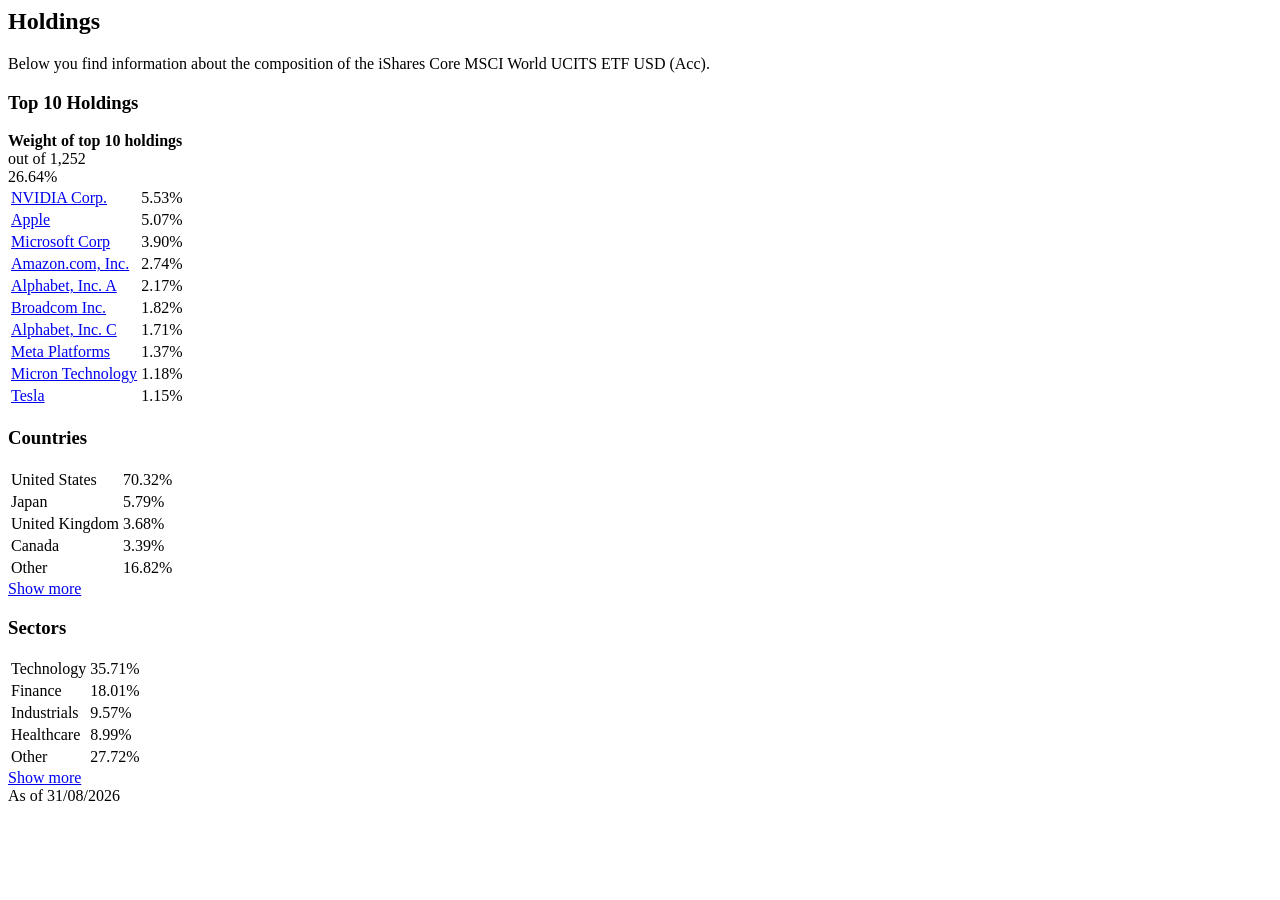
<file: tests/fixtures/justetf_profile_holdings.html>
<html><head><title>iShares Core MSCI World UCITS ETF USD (Acc) | IWDA | IE00B4L5Y983</title></head><body>
<div class="profile-anchor" id="holdings"></div> <div class="headline"> <h2 class="h2" data-testid="hl_etf-holdings_header"> Holdings </h2> </div> <div class="m-sep" data-testid="etf-holdings_description">Below you find information about the composition of the iShares Core MSCI World UCITS ETF USD (Acc).</div> <div class="columns-2"> <div data-testid="etf-holdings_top-holdings_container"> <h3 data-testid="hl_etf-holdings_top-holdings_header">Top 10 Holdings</h3> <div class="constituents-top mb-3 clearfix"> <div class="left"> <div> <strong data-testid="tl_etf-holdings_top-holdings_label">Weight of top 10 holdings</strong> </div> <div data-testid="tl_etf-holdings_top-holdings_count">out of 1,252</div> </div> <div class="right"> <span data-testid="tl_etf-holdings_top-holdings_weight">26.64%</span> <div class="constituents-weight progress-pill ml-2"> <div class="progress-pill__bar" data-testid="etf-holdings_top-holdings_weight-bar" style="width:26.64%;"></div> </div> </div> </div> <table class="table mb-0" data-testid="etf-holdings_top-holdings_table"> <tbody> <tr data-testid="etf-holdings_top-holdings_row"> <td>  <a data-testid="tl_etf-holdings_top-holdings_link_name" href="/en/stock-profiles/US67066G1040" title="NVIDIA Corp."><span>NVIDIA Corp.</span></a> </td> <td> <div class="right ws"> <span data-testid="tl_etf-holdings_top-holdings_value_percentage">5.53%</span> <div class="constituents-weight progress-pill ml-2"> <div class="progress-pill__bar" data-testid="etf-holdings_top-holdings_value_bar" style="width:5.53%;"></div> </div> </div> </td> </tr><tr data-testid="etf-holdings_top-holdings_row"> <td>  <a data-testid="tl_etf-holdings_top-holdings_link_name" href="/en/stock-profiles/US0378331005" title="Apple"><span>Apple</span></a> </td> <td> <div class="right ws"> <span data-testid="tl_etf-holdings_top-holdings_value_percentage">5.07%</span> <div class="constituents-weight progress-pill ml-2"> <div class="progress-pill__bar" data-testid="etf-holdings_top-holdings_value_bar" style="width:5.07%;"></div> </div> </div> </td> </tr><tr data-testid="etf-holdings_top-holdings_row"> <td>  <a data-testid="tl_etf-holdings_top-holdings_link_name" href="/en/stock-profiles/US5949181045" title="Microsoft Corp"><span>Microsoft Corp</span></a> </td> <td> <div class="right ws"> <span data-testid="tl_etf-holdings_top-holdings_value_percentage">3.90%</span> <div class="constituents-weight progress-pill ml-2"> <div class="progress-pill__bar" data-testid="etf-holdings_top-holdings_value_bar" style="width:3.90%;"></div> </div> </div> </td> </tr><tr data-testid="etf-holdings_top-holdings_row"> <td>  <a data-testid="tl_etf-holdings_top-holdings_link_name" href="/en/stock-profiles/US0231351067" title="Amazon.com, Inc."><span>Amazon.com, Inc.</span></a> </td> <td> <div class="right ws"> <span data-testid="tl_etf-holdings_top-holdings_value_percentage">2.74%</span> <div class="constituents-weight progress-pill ml-2"> <div class="progress-pill__bar" data-testid="etf-holdings_top-holdings_value_bar" style="width:2.74%;"></div> </div> </div> </td> </tr><tr data-testid="etf-holdings_top-holdings_row"> <td>  <a data-testid="tl_etf-holdings_top-holdings_link_name" href="/en/stock-profiles/US02079K3059" title="Alphabet, Inc. A"><span>Alphabet, Inc. A</span></a> </td> <td> <div class="right ws"> <span data-testid="tl_etf-holdings_top-holdings_value_percentage">2.17%</span> <div class="constituents-weight progress-pill ml-2"> <div class="progress-pill__bar" data-testid="etf-holdings_top-holdings_value_bar" style="width:2.17%;"></div> </div> </div> </td> </tr><tr data-testid="etf-holdings_top-holdings_row"> <td>  <a data-testid="tl_etf-holdings_top-holdings_link_name" href="/en/stock-profiles/US11135F1012" title="Broadcom Inc."><span>Broadcom Inc.</span></a> </td> <td> <div class="right ws"> <span data-testid="tl_etf-holdings_top-holdings_value_percentage">1.82%</span> <div class="constituents-weight progress-pill ml-2"> <div class="progress-pill__bar" data-testid="etf-holdings_top-holdings_value_bar" style="width:1.82%;"></div> </div> </div> </td> </tr><tr data-testid="etf-holdings_top-holdings_row"> <td>  <a data-testid="tl_etf-holdings_top-holdings_link_name" href="/en/stock-profiles/US02079K1079" title="Alphabet, Inc. C"><span>Alphabet, Inc. C</span></a> </td> <td> <div class="right ws"> <span data-testid="tl_etf-holdings_top-holdings_value_percentage">1.71%</span> <div class="constituents-weight progress-pill ml-2"> <div class="progress-pill__bar" data-testid="etf-holdings_top-holdings_value_bar" style="width:1.71%;"></div> </div> </div> </td> </tr><tr data-testid="etf-holdings_top-holdings_row"> <td>  <a data-testid="tl_etf-holdings_top-holdings_link_name" href="/en/stock-profiles/US30303M1027" title="Meta Platforms"><span>Meta Platforms</span></a> </td> <td> <div class="right ws"> <span data-testid="tl_etf-holdings_top-holdings_value_percentage">1.37%</span> <div class="constituents-weight progress-pill ml-2"> <div class="progress-pill__bar" data-testid="etf-holdings_top-holdings_value_bar" style="width:1.37%;"></div> </div> </div> </td> </tr><tr data-testid="etf-holdings_top-holdings_row"> <td>  <a data-testid="tl_etf-holdings_top-holdings_link_name" href="/en/stock-profiles/US5951121038" title="Micron Technology"><span>Micron Technology</span></a> </td> <td> <div class="right ws"> <span data-testid="tl_etf-holdings_top-holdings_value_percentage">1.18%</span> <div class="constituents-weight progress-pill ml-2"> <div class="progress-pill__bar" data-testid="etf-holdings_top-holdings_value_bar" style="width:1.18%;"></div> </div> </div> </td> </tr><tr data-testid="etf-holdings_top-holdings_row"> <td>  <a data-testid="tl_etf-holdings_top-holdings_link_name" href="/en/stock-profiles/US88160R1014" title="Tesla"><span>Tesla</span></a> </td> <td> <div class="right ws"> <span data-testid="tl_etf-holdings_top-holdings_value_percentage">1.15%</span> <div class="constituents-weight progress-pill ml-2"> <div class="progress-pill__bar" data-testid="etf-holdings_top-holdings_value_bar" style="width:1.15%;"></div> </div> </div> </td> </tr> </tbody> </table> </div> <div class="d-flex-column gap-sep"> <div data-testid="etf-holdings_countries_container"> <h3 data-testid="hl_etf-holdings_countries_header"> Countries </h3> <table class="table mb-0" data-testid="etf-holdings_countries_table" id="countriesTable1b"> <tbody> <tr data-testid="etf-holdings_countries_row"> <td data-testid="tl_etf-holdings_countries_value_name">United States</td> <td> <div class="right ws"> <span data-testid="tl_etf-holdings_countries_value_percentage">70.32%</span> <div class="constituents-weight progress-pill ml-2"> <div class="progress-pill__bar" data-testid="etf-holdings_countries_value_bar" style="width:70.32%;"></div> </div> </div> </td> </tr><tr data-testid="etf-holdings_countries_row"> <td data-testid="tl_etf-holdings_countries_value_name">Japan</td> <td> <div class="right ws"> <span data-testid="tl_etf-holdings_countries_value_percentage">5.79%</span> <div class="constituents-weight progress-pill ml-2"> <div class="progress-pill__bar" data-testid="etf-holdings_countries_value_bar" style="width:5.79%;"></div> </div> </div> </td> </tr><tr data-testid="etf-holdings_countries_row"> <td data-testid="tl_etf-holdings_countries_value_name">United Kingdom</td> <td> <div class="right ws"> <span data-testid="tl_etf-holdings_countries_value_percentage">3.68%</span> <div class="constituents-weight progress-pill ml-2"> <div class="progress-pill__bar" data-testid="etf-holdings_countries_value_bar" style="width:3.68%;"></div> </div> </div> </td> </tr><tr data-testid="etf-holdings_countries_row"> <td data-testid="tl_etf-holdings_countries_value_name">Canada</td> <td> <div class="right ws"> <span data-testid="tl_etf-holdings_countries_value_percentage">3.39%</span> <div class="constituents-weight progress-pill ml-2"> <div class="progress-pill__bar" data-testid="etf-holdings_countries_value_bar" style="width:3.39%;"></div> </div> </div> </td> </tr><tr data-testid="etf-holdings_countries_row"> <td data-testid="tl_etf-holdings_countries_value_name">Other</td> <td> <div class="right ws"> <span data-testid="tl_etf-holdings_countries_value_percentage">16.82%</span> <div class="constituents-weight progress-pill ml-2"> <div class="progress-pill__bar" data-testid="etf-holdings_countries_value_bar" style="width:16.82%;"></div> </div> </div> </td> </tr> </tbody> </table> <a class="expand-link d-inline-block p-2" href="#" sidebar-toggle="theme" data-testid="etf-holdings_countries_load-more_link" id="loadMoreCountries6">Show more</a> </div> <div data-testid="etf-holdings_sectors_container"> <h3 data-testid="hl_etf-holdings_sectors_header"> Sectors </h3> <table class="table mb-0" data-testid="etf-holdings_sectors_table" id="sectorsTable1c"> <tbody> <tr data-testid="etf-holdings_sectors_row"> <td data-testid="tl_etf-holdings_sectors_value_name">Technology</td> <td> <div class="right ws"> <span data-testid="tl_etf-holdings_sectors_value_percentage">35.71%</span> <div class="constituents-weight progress-pill ml-2"> <div class="progress-pill__bar" data-testid="etf-holdings_sectors_value_bar" style="width:35.71%;"></div> </div> </div> </td> </tr><tr data-testid="etf-holdings_sectors_row"> <td data-testid="tl_etf-holdings_sectors_value_name">Finance</td> <td> <div class="right ws"> <span data-testid="tl_etf-holdings_sectors_value_percentage">18.01%</span> <div class="constituents-weight progress-pill ml-2"> <div class="progress-pill__bar" data-testid="etf-holdings_sectors_value_bar" style="width:18.01%;"></div> </div> </div> </td> </tr><tr data-testid="etf-holdings_sectors_row"> <td data-testid="tl_etf-holdings_sectors_value_name">Industrials</td> <td> <div class="right ws"> <span data-testid="tl_etf-holdings_sectors_value_percentage">9.57%</span> <div class="constituents-weight progress-pill ml-2"> <div class="progress-pill__bar" data-testid="etf-holdings_sectors_value_bar" style="width:9.57%;"></div> </div> </div> </td> </tr><tr data-testid="etf-holdings_sectors_row"> <td data-testid="tl_etf-holdings_sectors_value_name">Healthcare</td> <td> <div class="right ws"> <span data-testid="tl_etf-holdings_sectors_value_percentage">8.99%</span> <div class="constituents-weight progress-pill ml-2"> <div class="progress-pill__bar" data-testid="etf-holdings_sectors_value_bar" style="width:8.99%;"></div> </div> </div> </td> </tr><tr data-testid="etf-holdings_sectors_row"> <td data-testid="tl_etf-holdings_sectors_value_name">Other</td> <td> <div class="right ws"> <span data-testid="tl_etf-holdings_sectors_value_percentage">27.72%</span> <div class="constituents-weight progress-pill ml-2"> <div class="progress-pill__bar" data-testid="etf-holdings_sectors_value_bar" style="width:27.72%;"></div> </div> </div> </td> </tr> </tbody> </table> <a class="expand-link d-inline-block p-2" href="#" sidebar-toggle="theme" data-testid="etf-holdings_sectors_load-more_link" id="loadMoreSectors7">Show more</a> </div> </div> </div> <div class="disclaimer_txt text-right" data-testid="tl_etf-holdings_reference-date">As of 31/08/2026</div>
<script>Wicket.Ajax.ajax({"u":"/en/etf-profile.html?0-1.0-holdingsSection-countries-loadMoreCountries&isin=IE00B4L5Y983&_wicket=1"});Wicket.Ajax.ajax({"u":"/en/etf-profile.html?0-1.0-holdingsSection-sectors-loadMoreSectors&isin=IE00B4L5Y983&_wicket=1"});</script></body></html>
</file>
